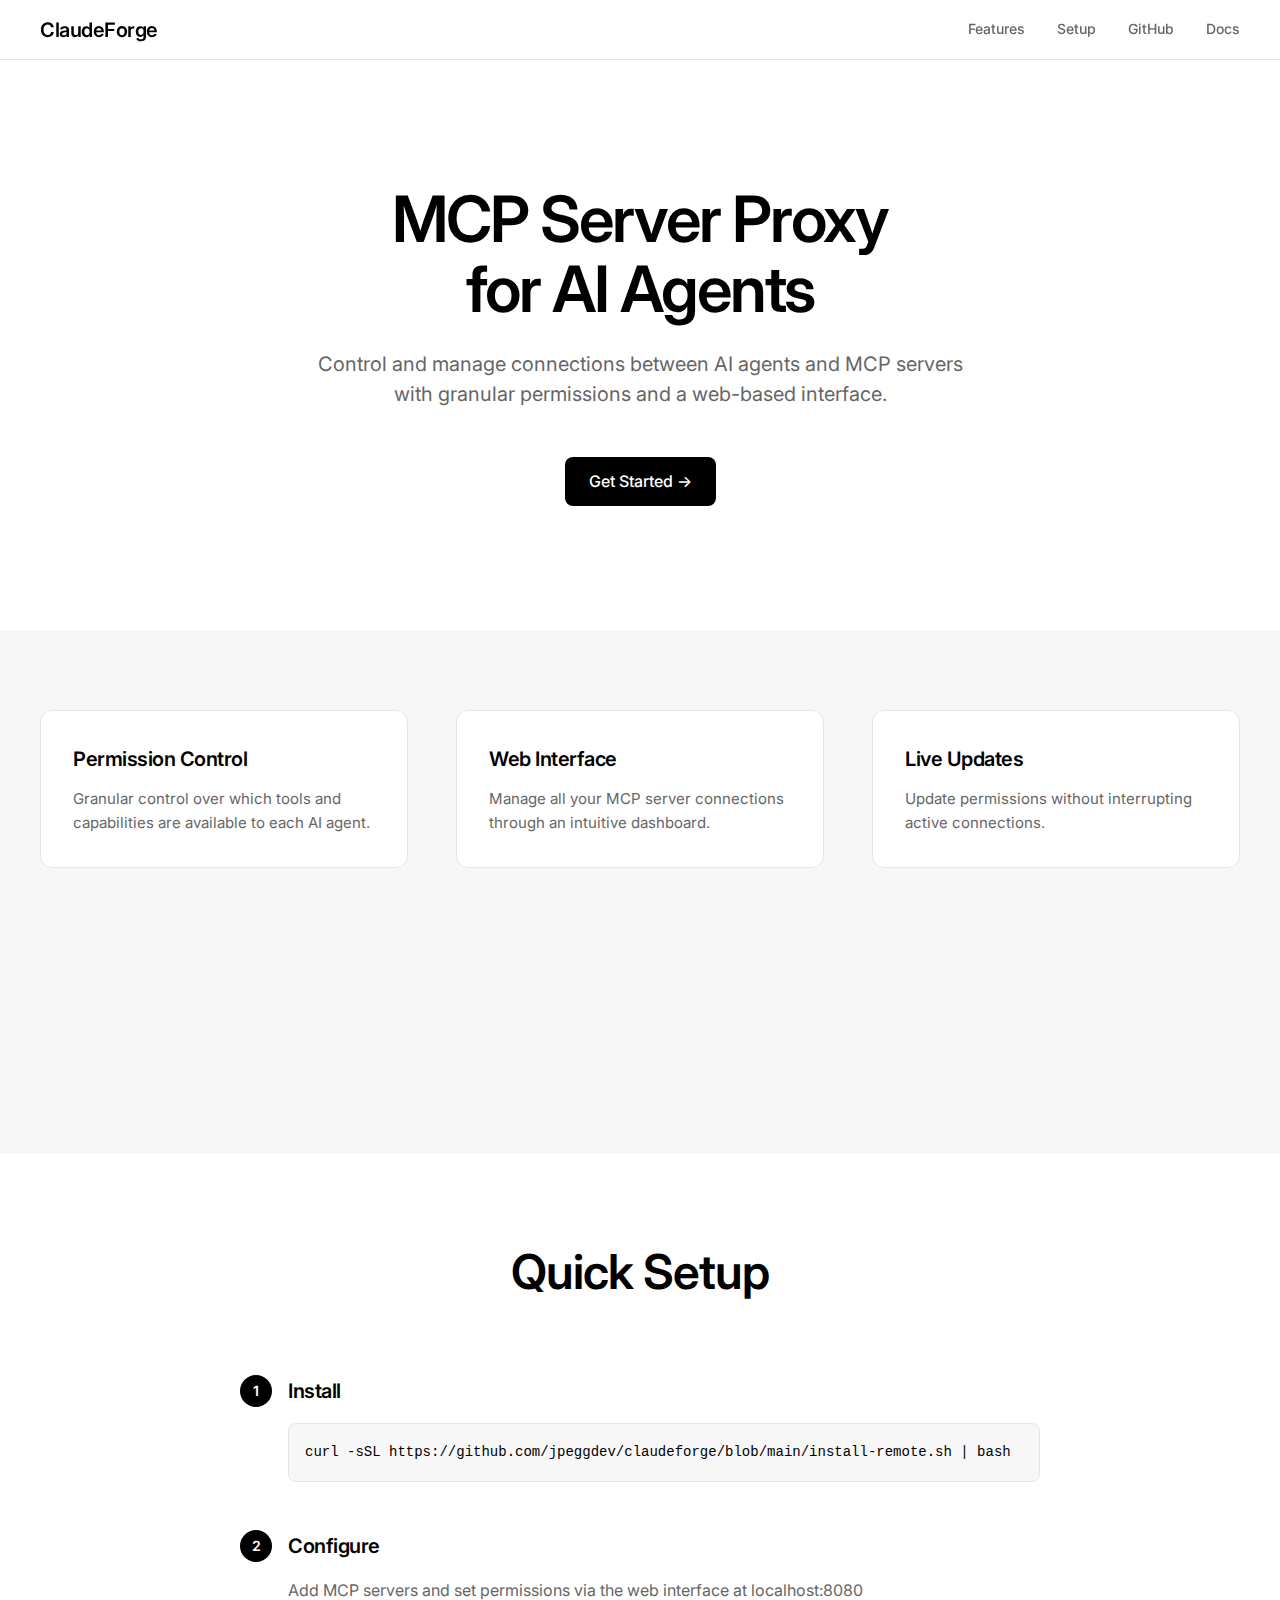
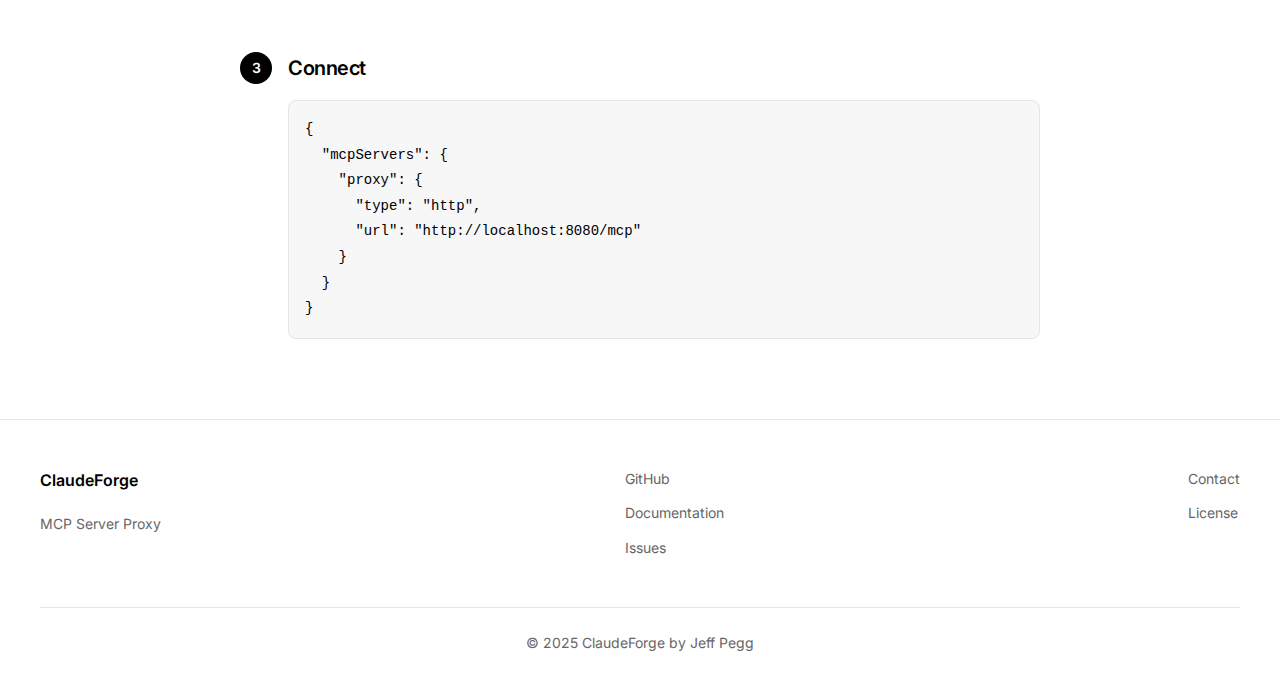
<file: index.html>
<!DOCTYPE html>
<html lang="en">
<head>
    <meta charset="UTF-8">
    <meta name="viewport" content="width=device-width, initial-scale=1.0">
    <title>ClaudeForge - MCP Server Proxy</title>
    <meta name="description" content="Secure MCP server proxy with web-based management. Control tool permissions between AI agents and MCP servers.">
    <link rel="stylesheet" href="styles.css">
    <link rel="preconnect" href="https://fonts.googleapis.com">
    <link rel="preconnect" href="https://fonts.gstatic.com" crossorigin>
    <link href="https://fonts.googleapis.com/css2?family=Inter:wght@400;500;600;700&display=swap" rel="stylesheet">
</head>
<body>
    <!-- Navigation -->
    <nav class="navbar">
        <div class="nav-container">
            <a href="/" class="logo">ClaudeForge</a>
            <div class="nav-links">
                <a href="#features">Features</a>
                <a href="#how-it-works">Setup</a>
                <a href="https://github.com/jpeggdev/claudeforge">GitHub</a>
                <a href="/docs.html">Docs</a>
            </div>
        </div>
    </nav>

    <!-- Hero Section -->
    <section class="hero">
        <div class="hero-container">
            <h1 class="hero-title">
                MCP Server Proxy<br>for AI Agents
            </h1>
            <p class="hero-subtitle">
                Control and manage connections between AI agents and MCP servers<br>
                with granular permissions and a web-based interface.
            </p>
            <div class="hero-actions">
                <a href="https://github.com/jpeggdev/claudeforge" class="btn-primary">Get Started →</a>
            </div>
        </div>
    </section>

    <!-- Features Section -->
    <section id="features" class="features">
        <div class="section-container">
            <div class="features-grid">
                <div class="feature-card">
                    <h3>Permission Control</h3>
                    <p>Granular control over which tools and capabilities are available to each AI agent.</p>
                </div>
                <div class="feature-card">
                    <h3>Web Interface</h3>
                    <p>Manage all your MCP server connections through an intuitive dashboard.</p>
                </div>
                <div class="feature-card">
                    <h3>Live Updates</h3>
                    <p>Update permissions without interrupting active connections.</p>
                </div>
                <div class="feature-card">
                    <h3>Multi-Server</h3>
                    <p>Connect to multiple MCP servers with unified management.</p>
                </div>
                <div class="feature-card">
                    <h3>Monitoring</h3>
                    <p>Real-time metrics and comprehensive logging for debugging.</p>
                </div>
                <div class="feature-card">
                    <h3>High Performance</h3>
                    <p>Minimal latency with efficient request routing.</p>
                </div>
            </div>
        </div>
    </section>

    <!-- How It Works -->
    <section id="how-it-works" class="setup">
        <div class="section-container">
            <h2>Quick Setup</h2>
            <div class="setup-steps">
                <div class="setup-step">
                    <div class="step-header">
                        <span class="step-number">1</span>
                        <h3>Install</h3>
                    </div>
                    <pre><code>curl -sSL https://github.com/jpeggdev/claudeforge/blob/main/install-remote.sh | bash</code></pre>
                </div>
                <div class="setup-step">
                    <div class="step-header">
                        <span class="step-number">2</span>
                        <h3>Configure</h3>
                    </div>
                    <p>Add MCP servers and set permissions via the web interface at localhost:8080</p>
                </div>
                <div class="setup-step">
                    <div class="step-header">
                        <span class="step-number">3</span>
                        <h3>Connect</h3>
                    </div>
                    <pre><code>{
  "mcpServers": {
    "proxy": {
      "type": "http",
      "url": "http://localhost:8080/mcp"
    }
  }
}</code></pre>
                </div>
            </div>
        </div>
    </section>



    <!-- Footer -->
    <footer class="footer">
        <div class="footer-container">
            <div class="footer-content">
                <div class="footer-section">
                    <h4>ClaudeForge</h4>
                    <p>MCP Server Proxy</p>
                </div>
                <div class="footer-section">
                    <a href="https://github.com/jpeggdev/claudeforge">GitHub</a>
                    <a href="/docs.html">Documentation</a>
                    <a href="https://github.com/jpeggdev/claudeforge/issues">Issues</a>
                </div>
                <div class="footer-section">
                    <a href="mailto:jpeggdev@gmail.com">Contact</a>
                    <a href="https://github.com/jpeggdev/claudeforge/blob/main/LICENSE">License</a>
                </div>
            </div>
            <div class="footer-bottom">
                <p>© 2025 ClaudeForge by Jeff Pegg</p>
            </div>
        </div>
    </footer>

    <script src="script.js"></script>
</body>
</html>
</file>
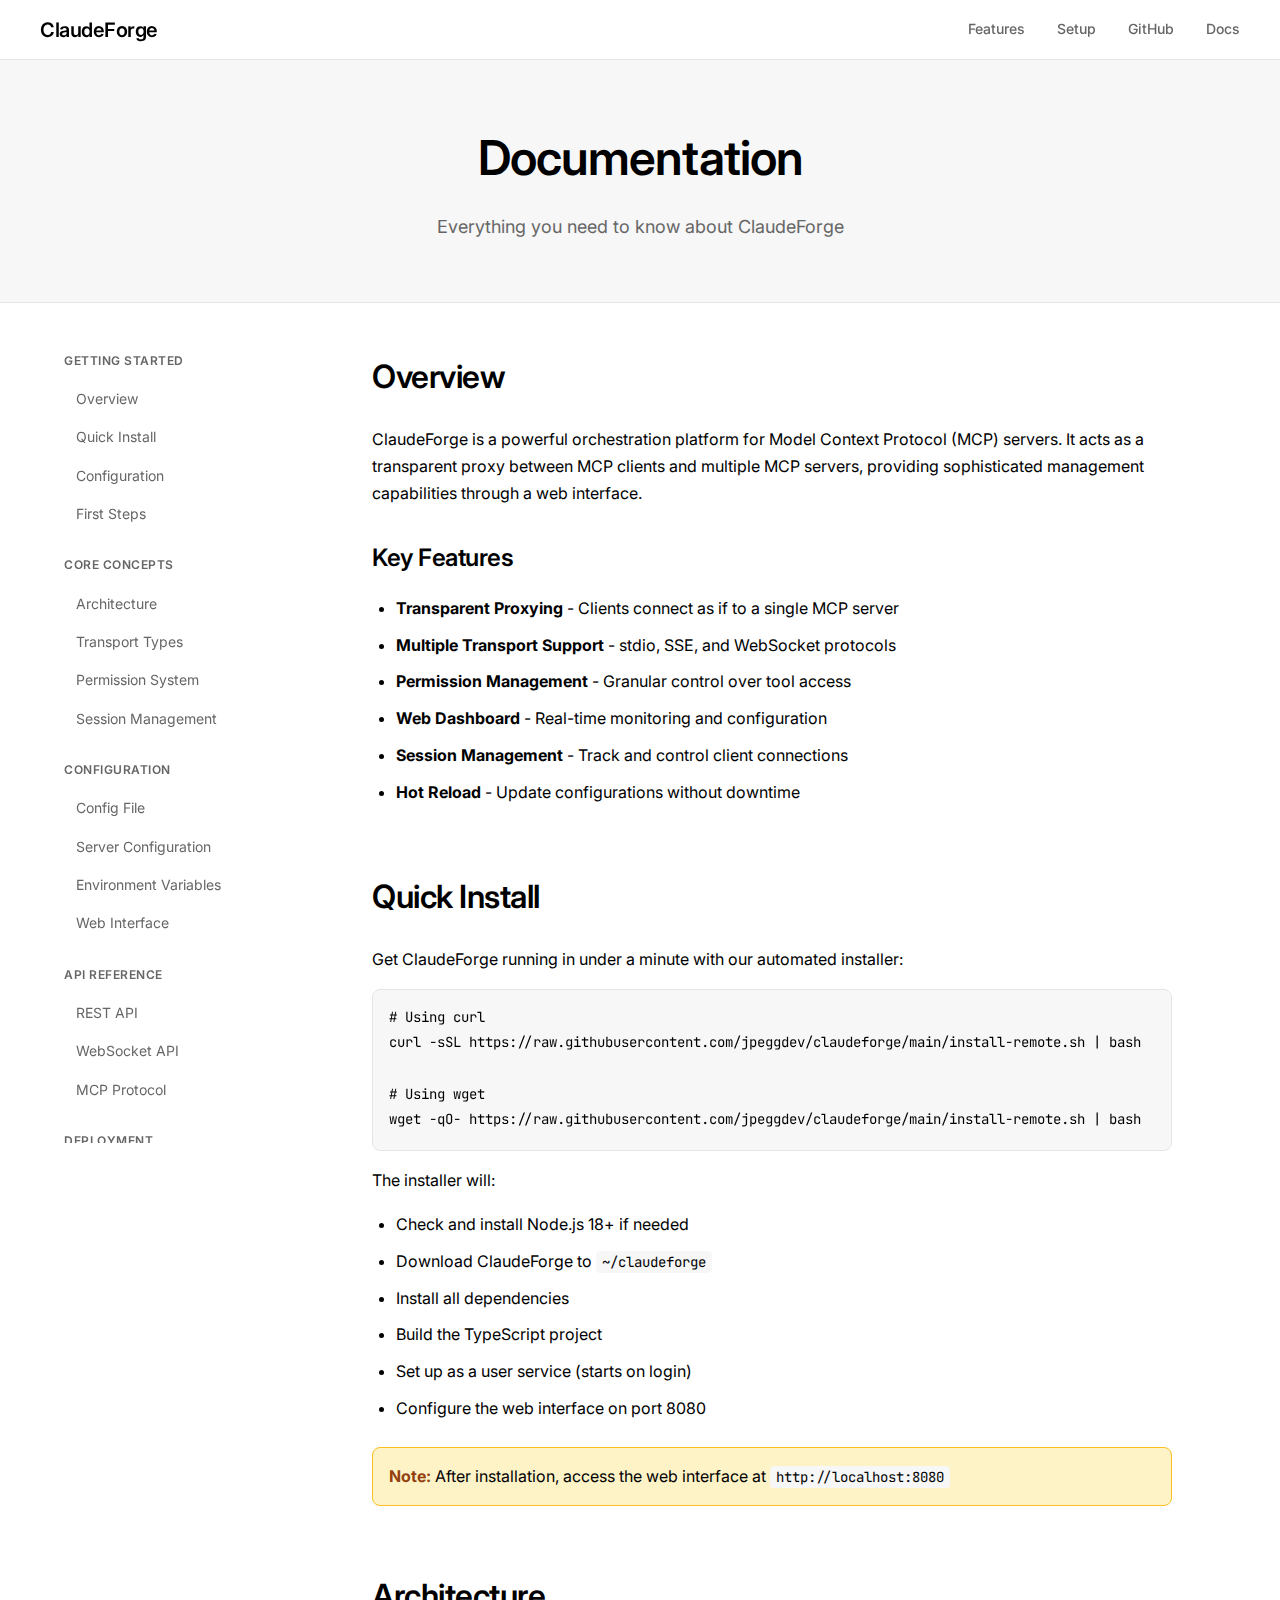
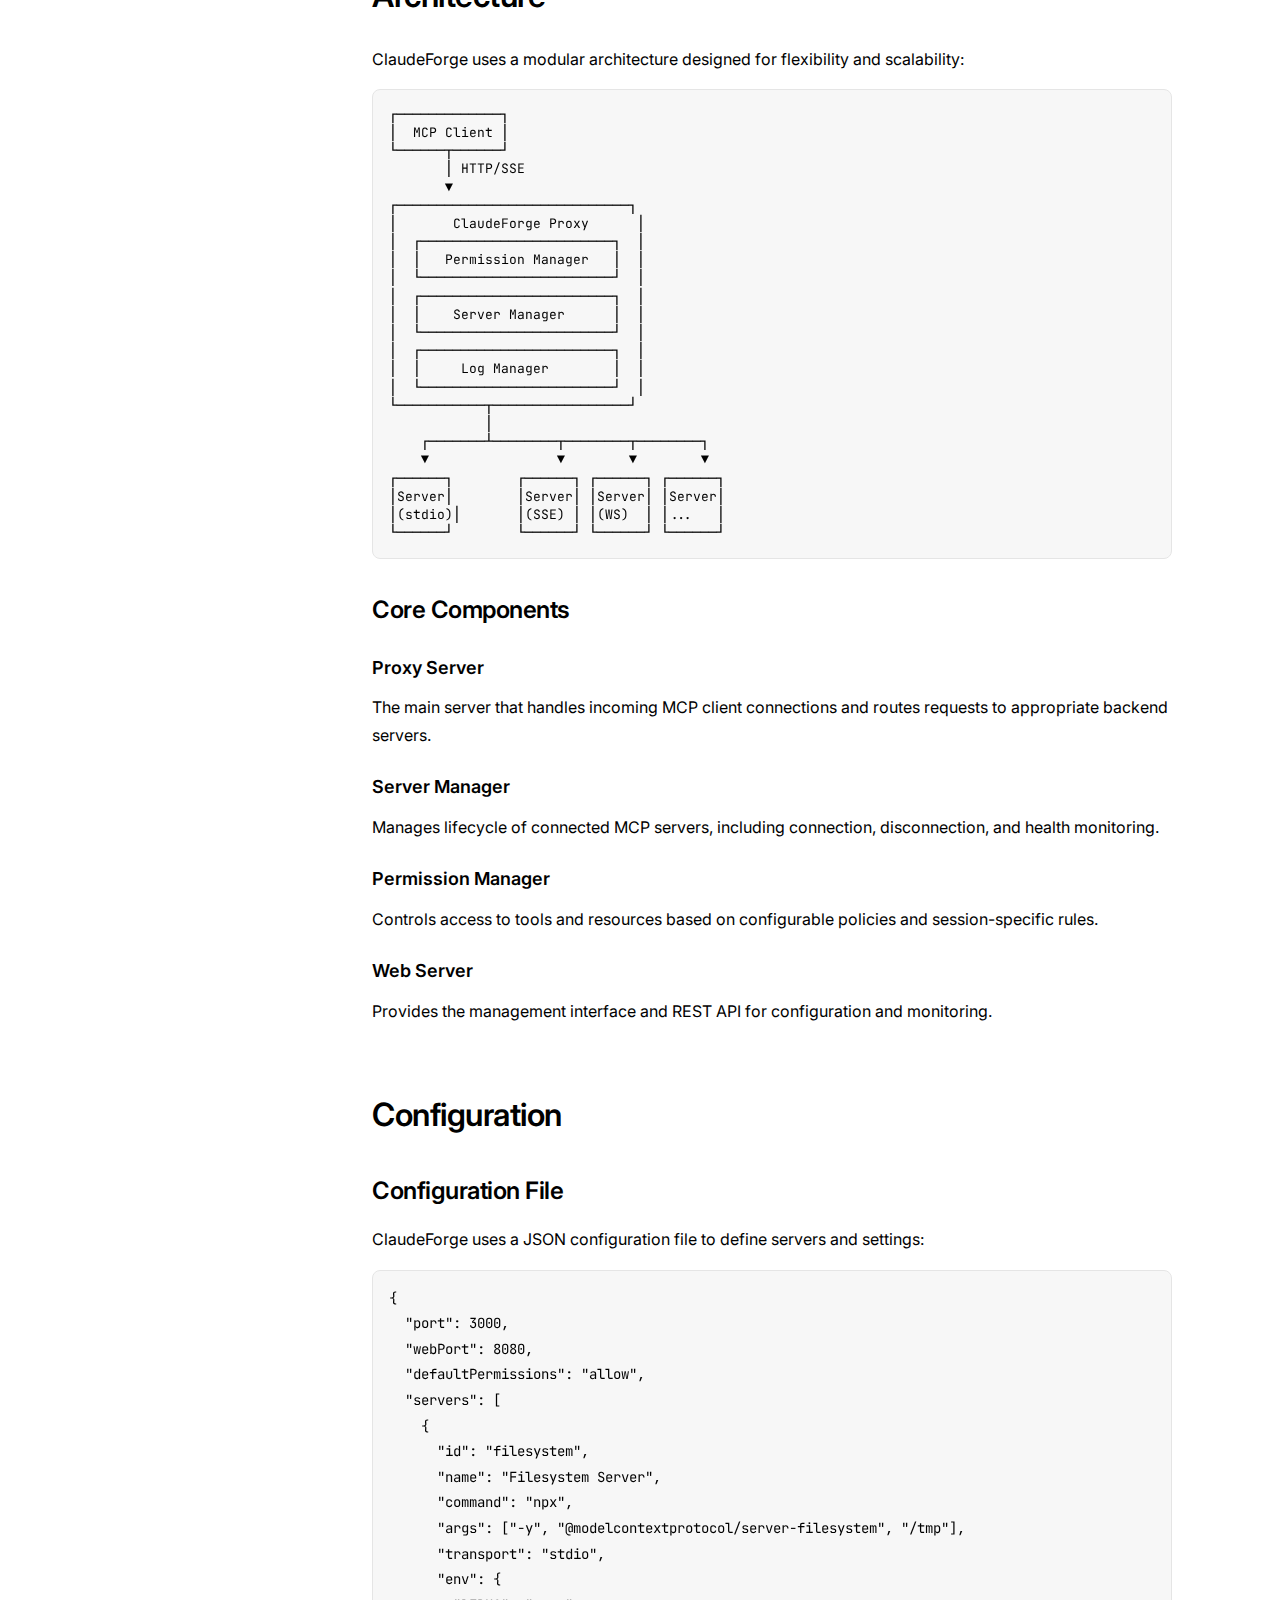
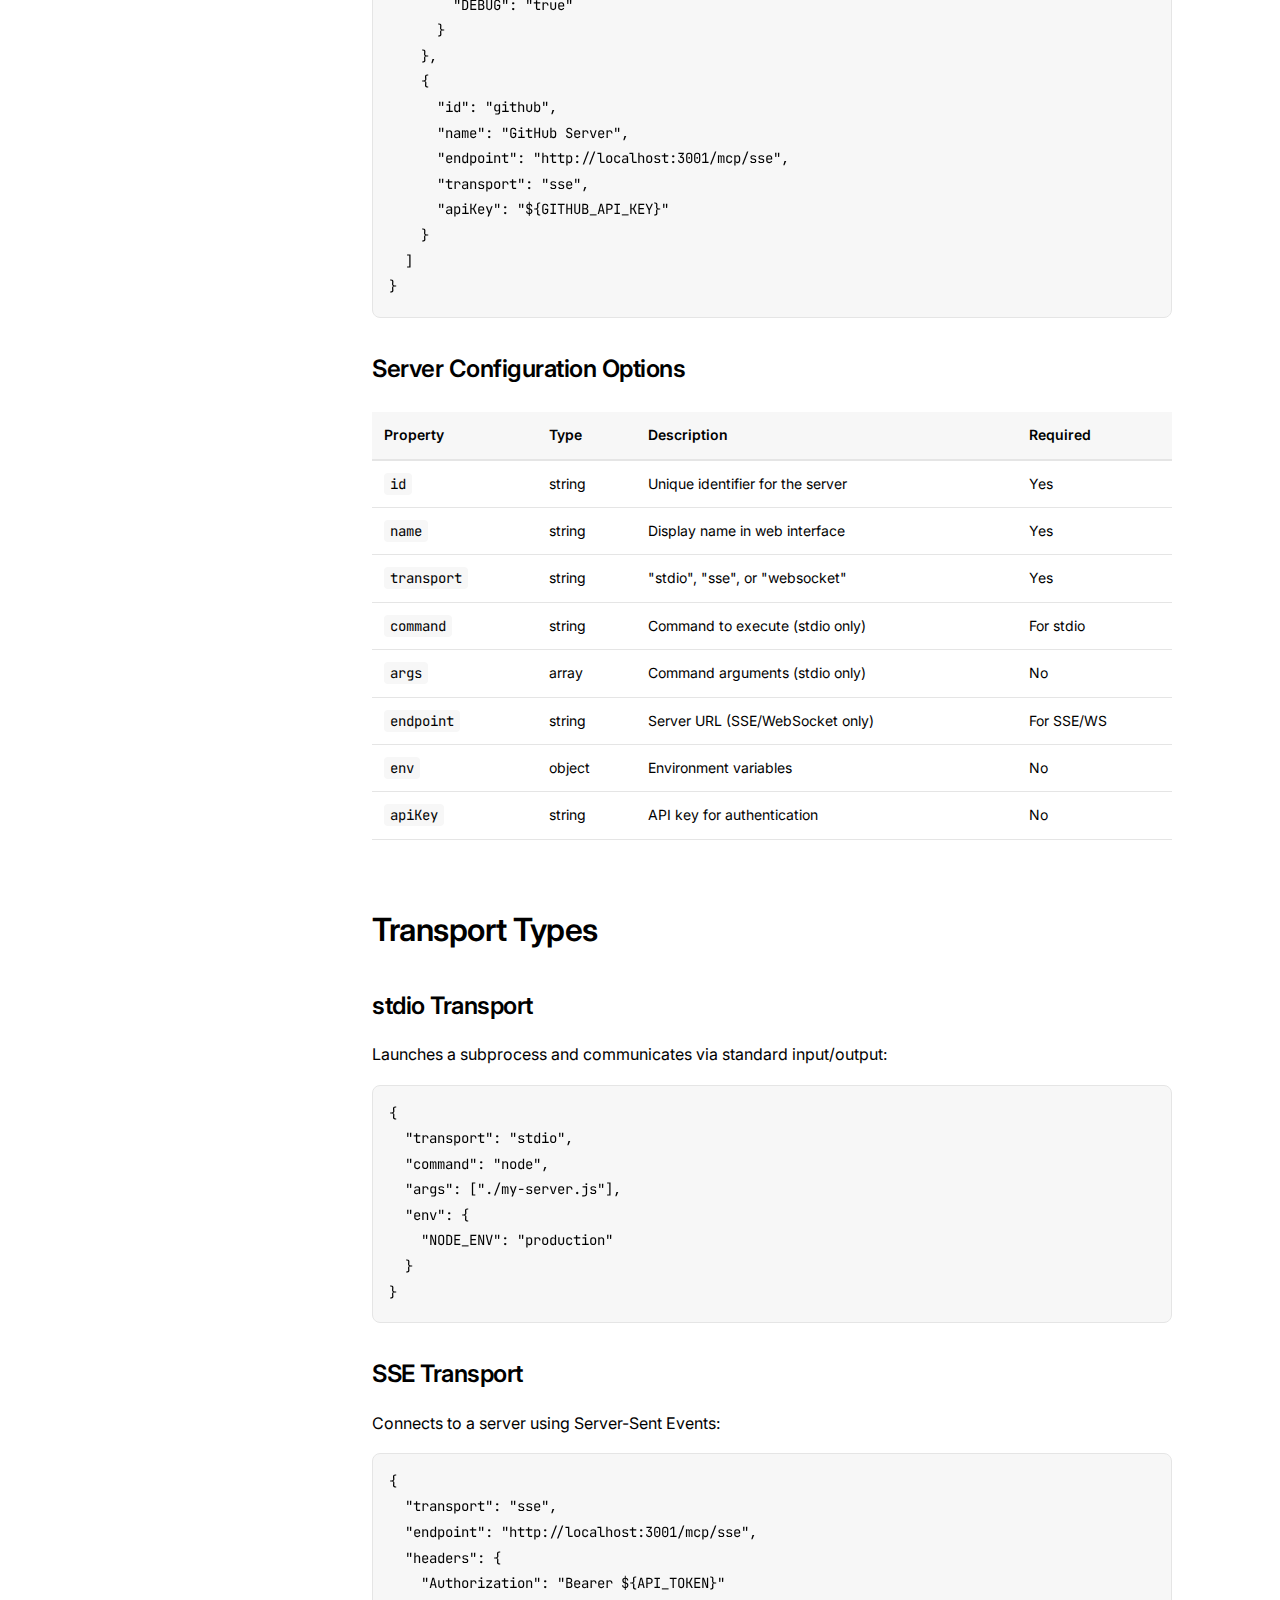
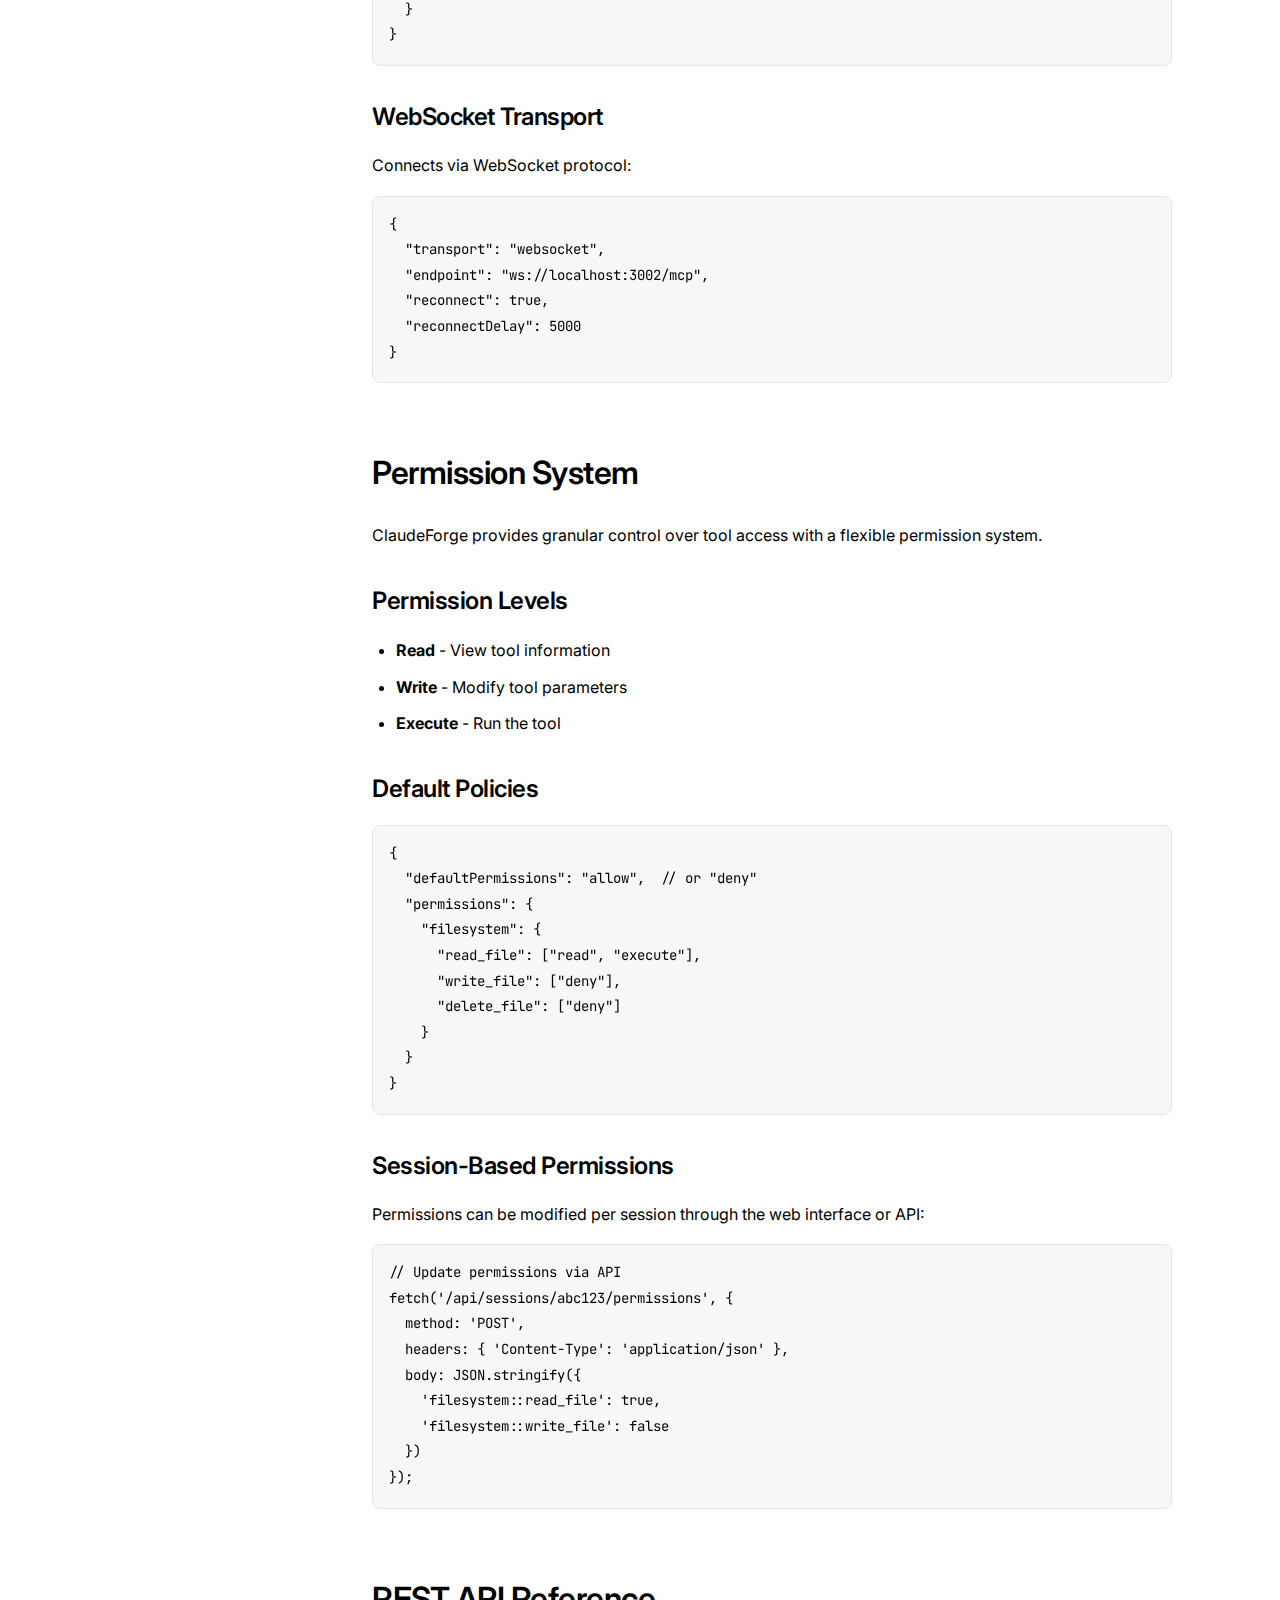
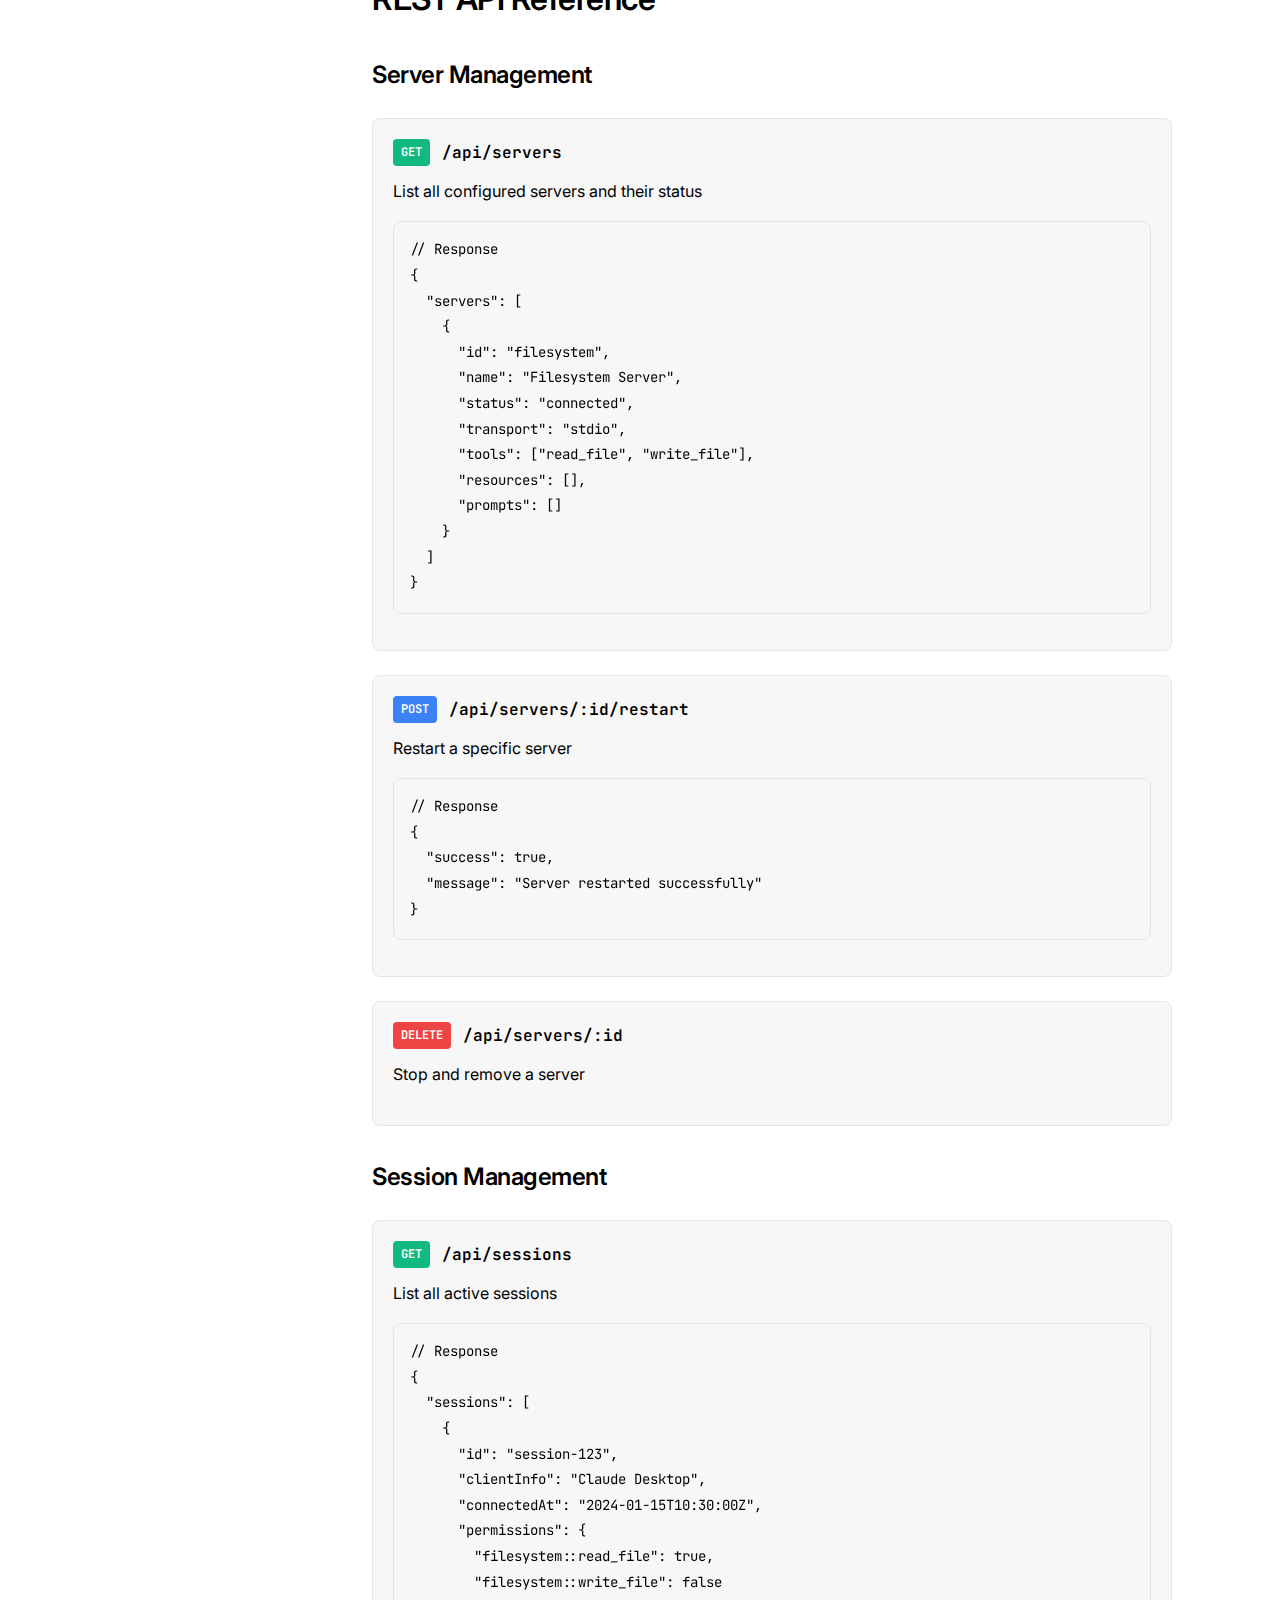
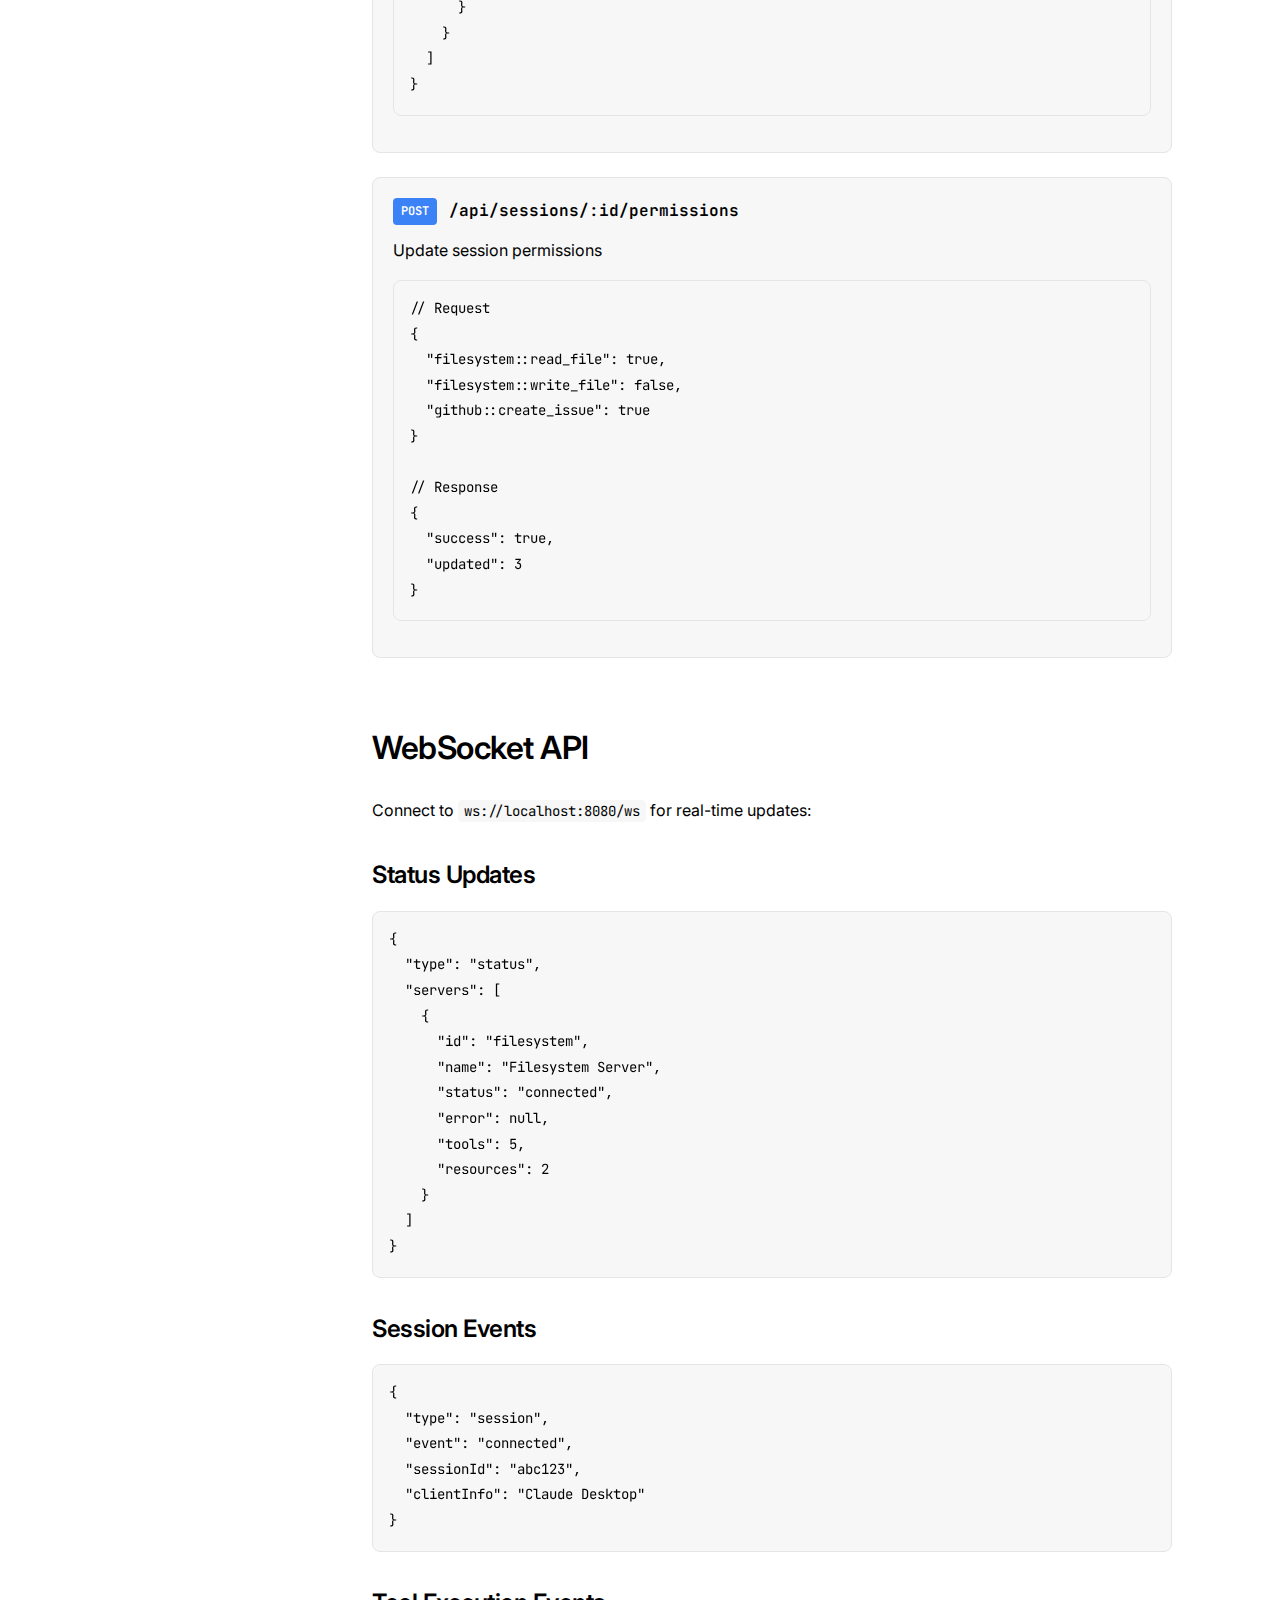
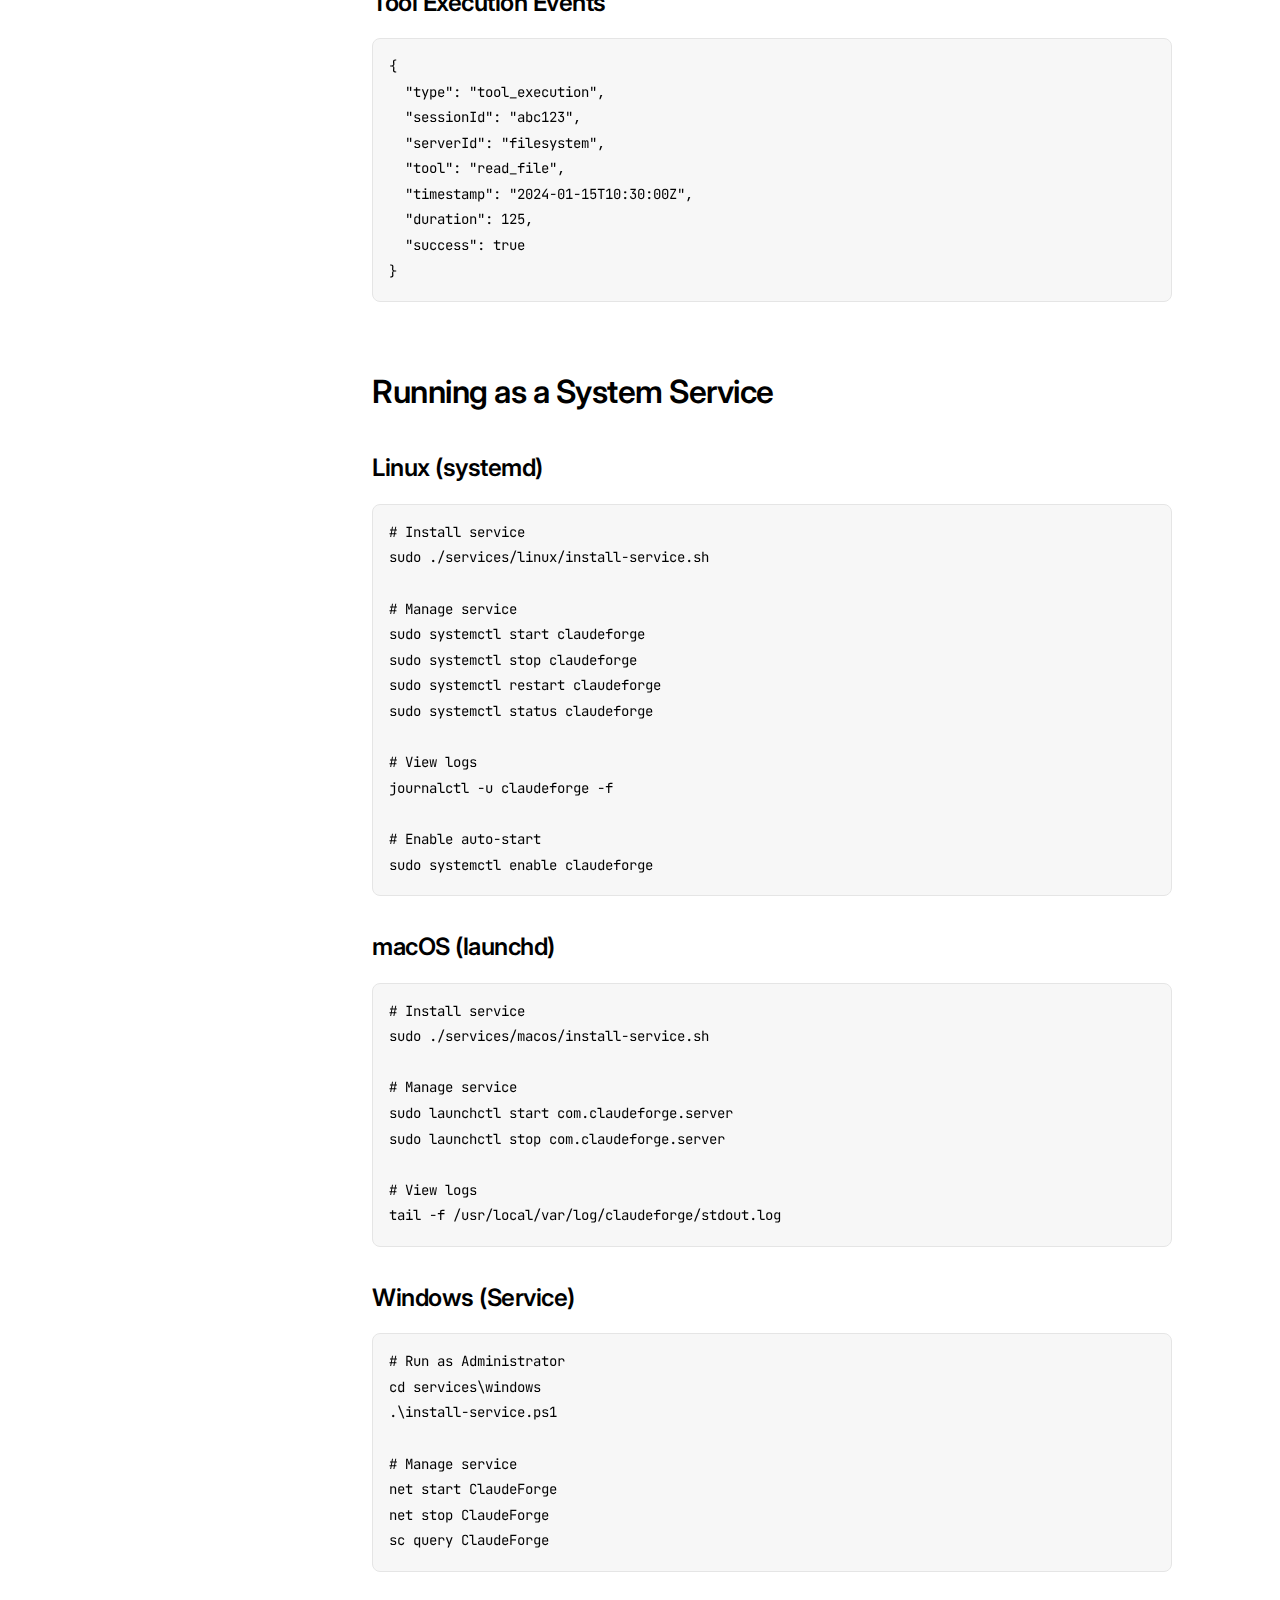
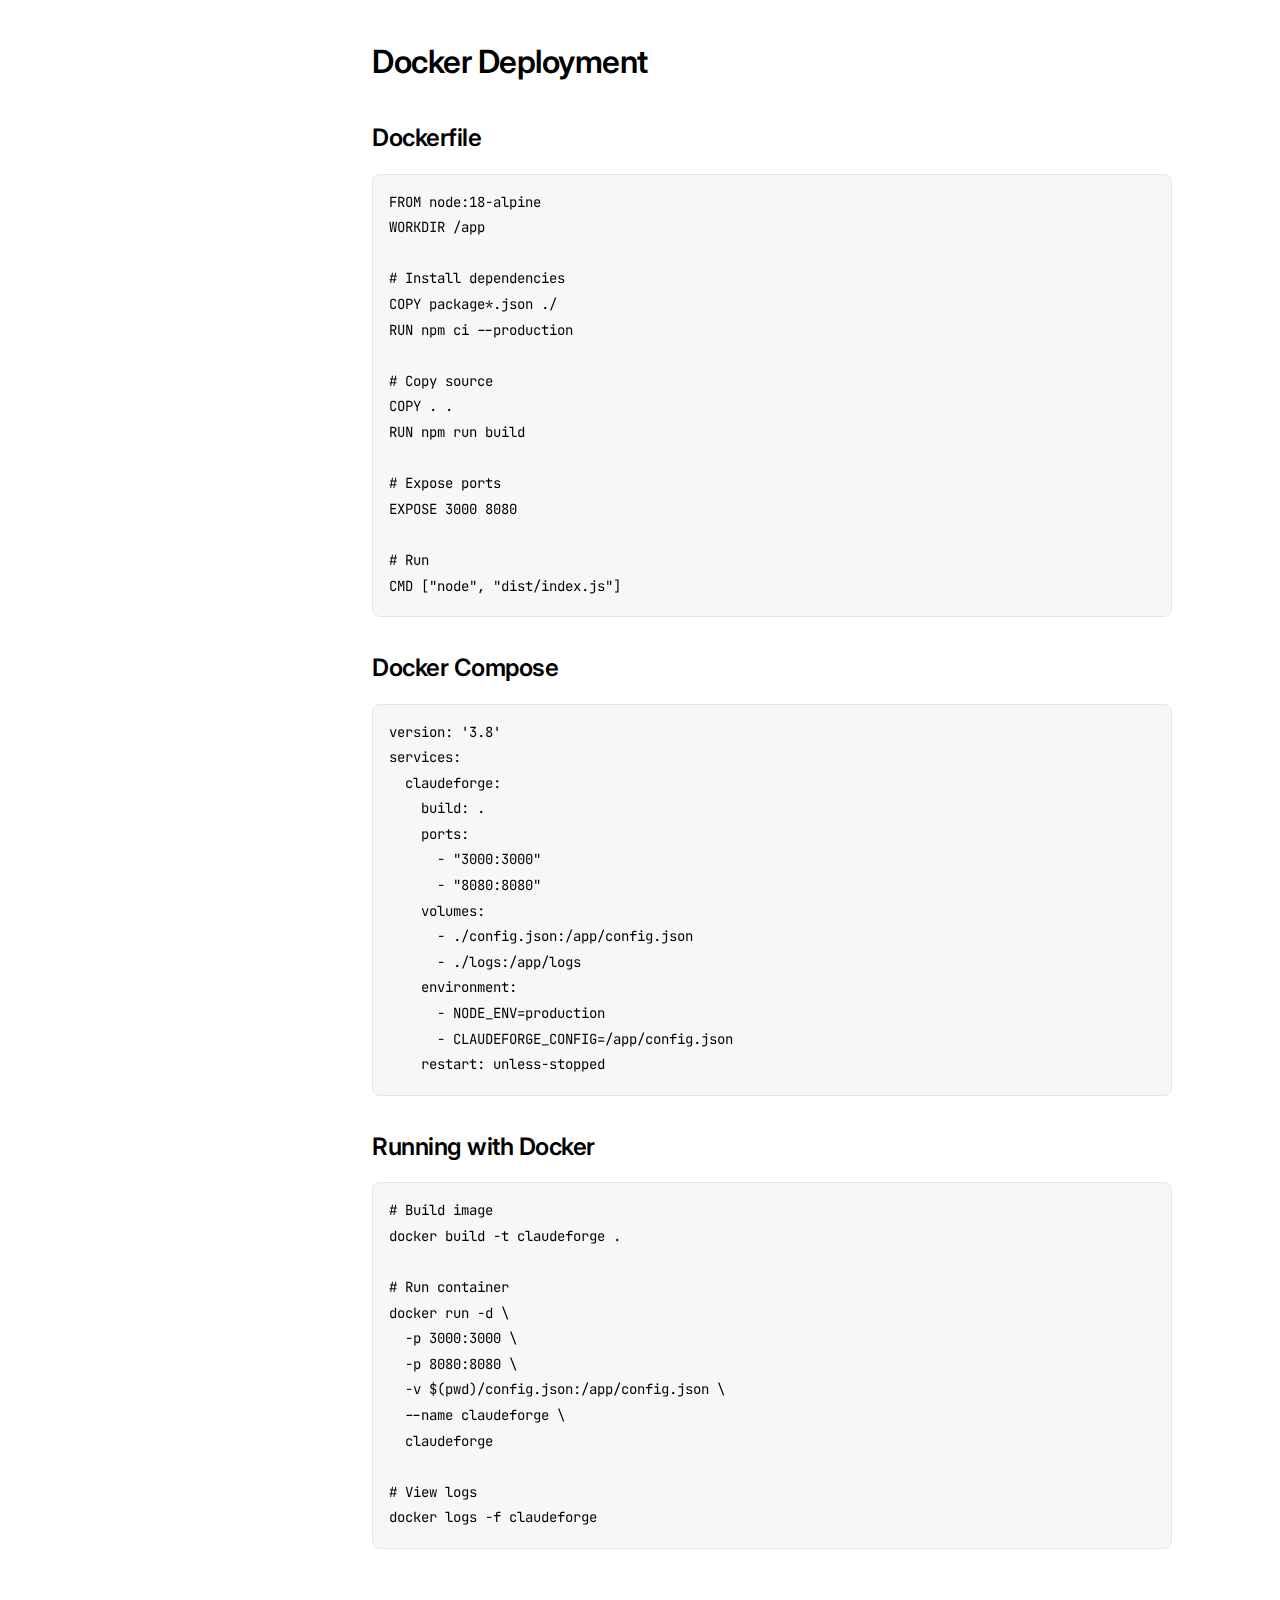
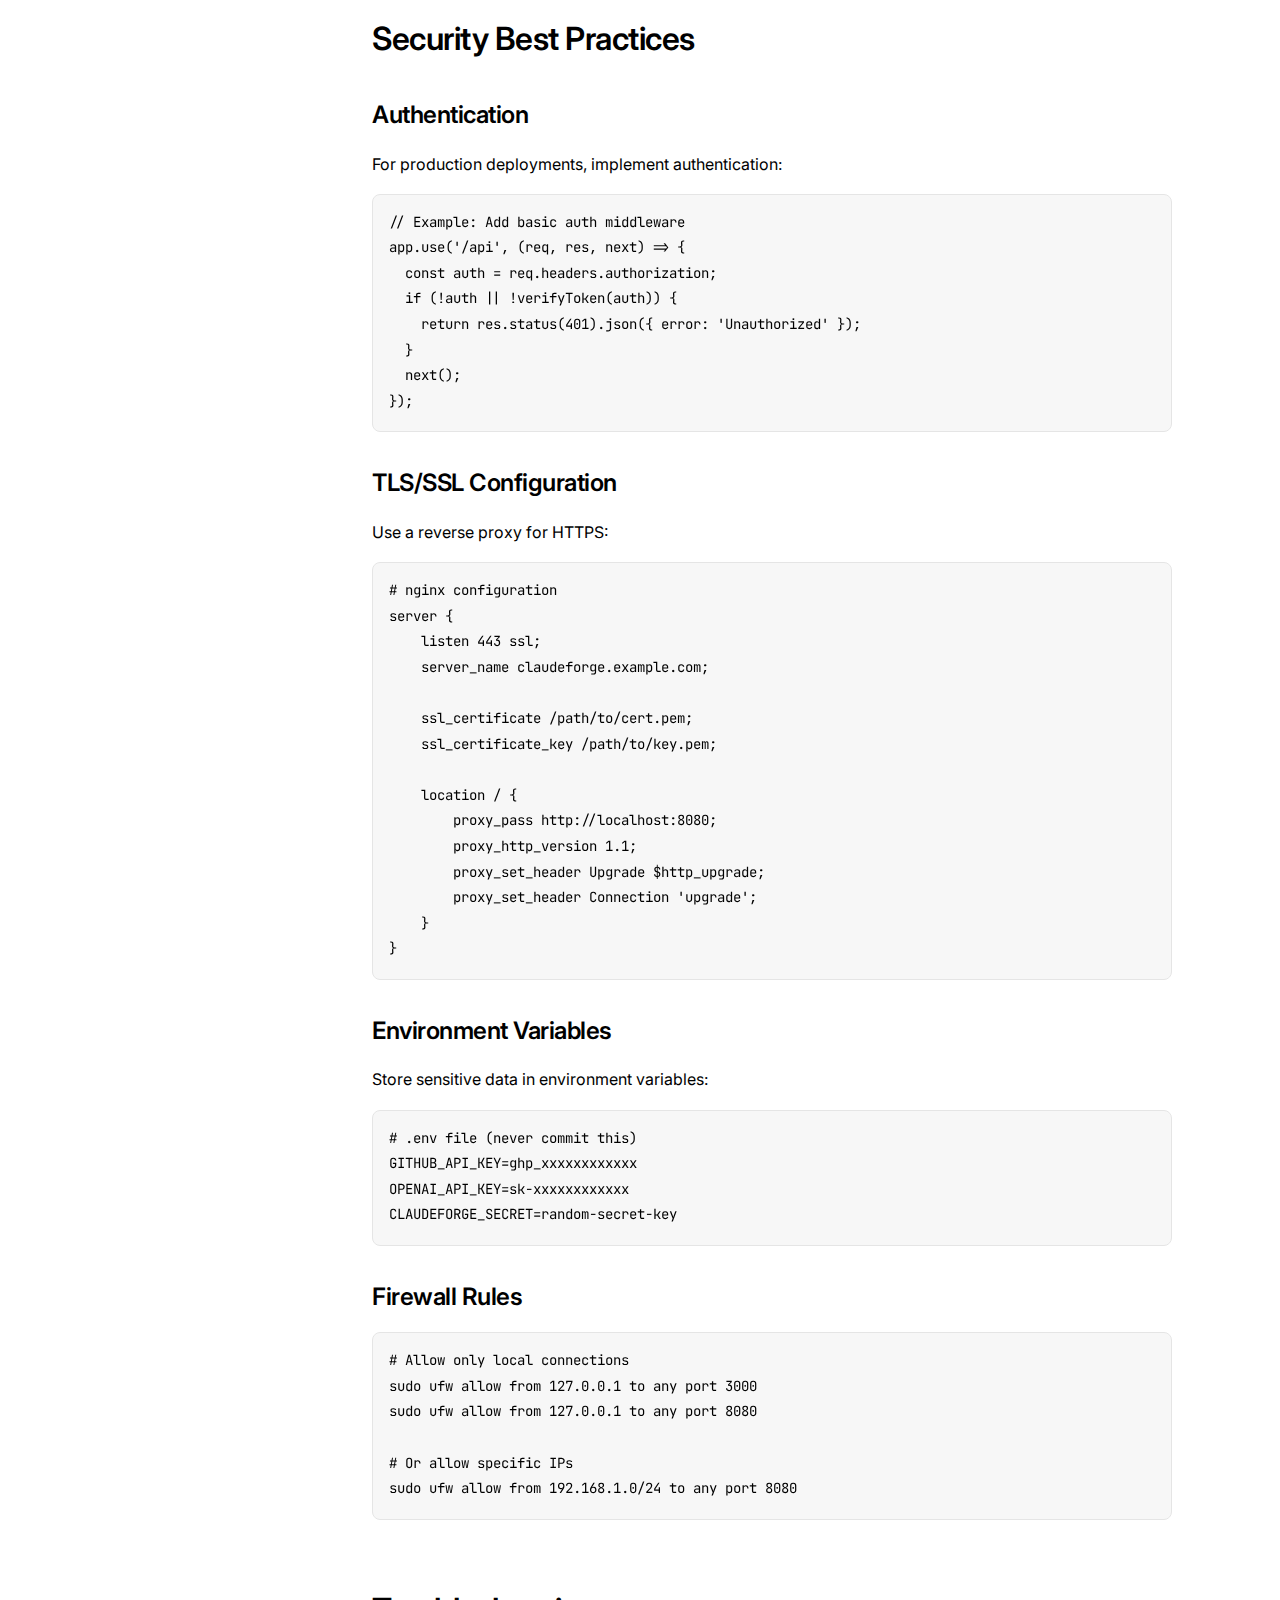
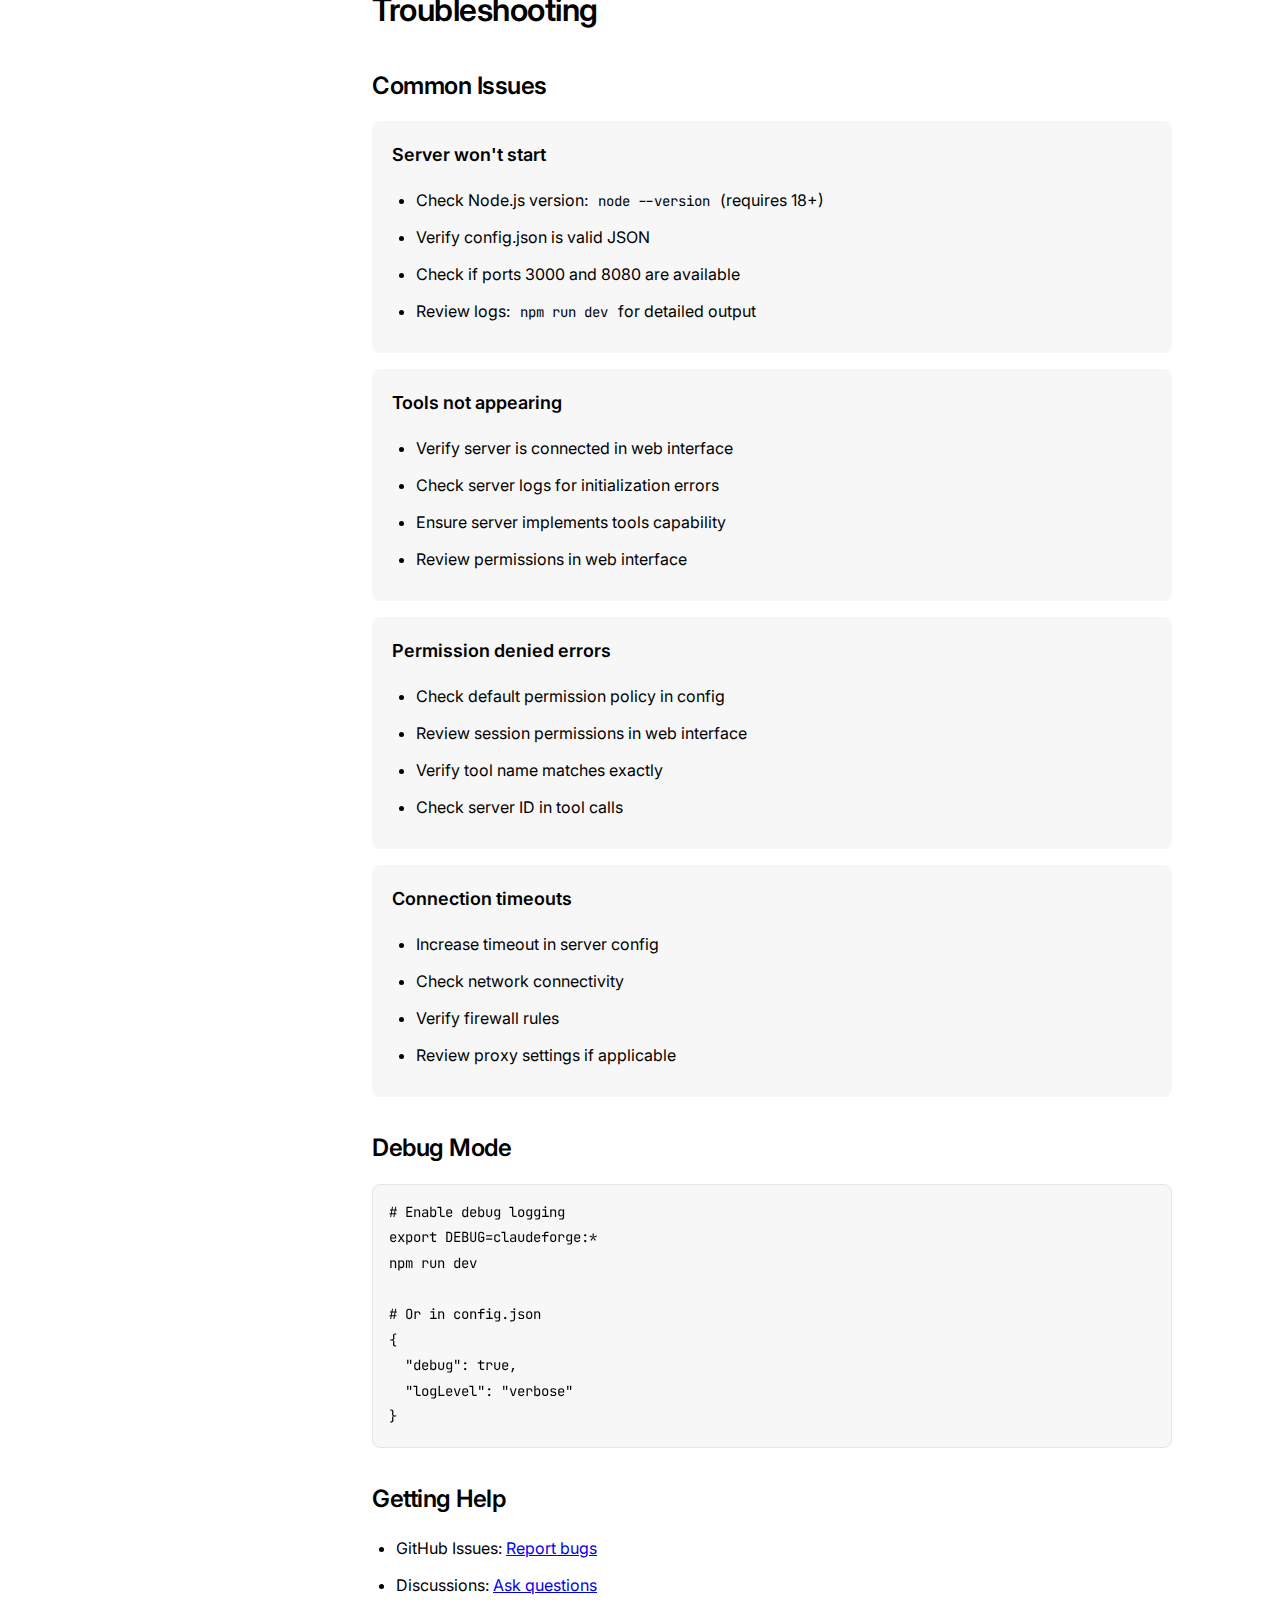
<file: docs.html>
<!DOCTYPE html>
<html lang="en">
<head>
    <meta charset="UTF-8">
    <meta name="viewport" content="width=device-width, initial-scale=1.0">
    <title>Documentation - ClaudeForge</title>
    <meta name="description" content="Complete documentation for ClaudeForge MCP Server Proxy">
    <link rel="stylesheet" href="styles.css">
    <link rel="stylesheet" href="docs-styles.css">
    <link rel="preconnect" href="https://fonts.googleapis.com">
    <link rel="preconnect" href="https://fonts.gstatic.com" crossorigin>
    <link href="https://fonts.googleapis.com/css2?family=Inter:wght@400;500;600;700&family=JetBrains+Mono:wght@400;500&display=swap" rel="stylesheet">
</head>
<body>
    <!-- Navigation -->
    <nav class="navbar">
        <div class="nav-container">
            <a href="/" class="logo">ClaudeForge</a>
            <div class="nav-links">
                <a href="/#features">Features</a>
                <a href="/#how-it-works">Setup</a>
                <a href="https://github.com/jpeggdev/claudeforge">GitHub</a>
                <a href="/docs.html" class="active">Docs</a>
            </div>
        </div>
    </nav>

    <!-- Documentation Hero -->
    <section class="docs-hero">
        <div class="docs-hero-container">
            <h1>Documentation</h1>
            <p>Everything you need to know about ClaudeForge</p>
        </div>
    </section>

    <!-- Documentation Content -->
    <div class="docs-container">
        <aside class="docs-sidebar">
            <nav class="docs-nav">
                <h3>Getting Started</h3>
                <ul>
                    <li><a href="#overview">Overview</a></li>
                    <li><a href="#quick-install">Quick Install</a></li>
                    <li><a href="#configuration">Configuration</a></li>
                    <li><a href="#first-steps">First Steps</a></li>
                </ul>
                
                <h3>Core Concepts</h3>
                <ul>
                    <li><a href="#architecture">Architecture</a></li>
                    <li><a href="#transport-types">Transport Types</a></li>
                    <li><a href="#permissions">Permission System</a></li>
                    <li><a href="#session-management">Session Management</a></li>
                </ul>
                
                <h3>Configuration</h3>
                <ul>
                    <li><a href="#config-file">Config File</a></li>
                    <li><a href="#server-config">Server Configuration</a></li>
                    <li><a href="#environment-vars">Environment Variables</a></li>
                    <li><a href="#web-interface">Web Interface</a></li>
                </ul>
                
                <h3>API Reference</h3>
                <ul>
                    <li><a href="#rest-api">REST API</a></li>
                    <li><a href="#websocket-api">WebSocket API</a></li>
                    <li><a href="#mcp-protocol">MCP Protocol</a></li>
                </ul>
                
                <h3>Deployment</h3>
                <ul>
                    <li><a href="#system-services">System Services</a></li>
                    <li><a href="#docker">Docker</a></li>
                    <li><a href="#production">Production Setup</a></li>
                    <li><a href="#security">Security</a></li>
                </ul>
                
                <h3>Advanced</h3>
                <ul>
                    <li><a href="#custom-servers">Custom Servers</a></li>
                    <li><a href="#monitoring">Monitoring</a></li>
                    <li><a href="#troubleshooting">Troubleshooting</a></li>
                </ul>
            </nav>
        </aside>

        <main class="docs-content">
            <!-- Overview -->
            <section id="overview" class="docs-section">
                <h2>Overview</h2>
                <p>ClaudeForge is a powerful orchestration platform for Model Context Protocol (MCP) servers. It acts as a transparent proxy between MCP clients and multiple MCP servers, providing sophisticated management capabilities through a web interface.</p>
                
                <h3>Key Features</h3>
                <ul>
                    <li><strong>Transparent Proxying</strong> - Clients connect as if to a single MCP server</li>
                    <li><strong>Multiple Transport Support</strong> - stdio, SSE, and WebSocket protocols</li>
                    <li><strong>Permission Management</strong> - Granular control over tool access</li>
                    <li><strong>Web Dashboard</strong> - Real-time monitoring and configuration</li>
                    <li><strong>Session Management</strong> - Track and control client connections</li>
                    <li><strong>Hot Reload</strong> - Update configurations without downtime</li>
                </ul>
            </section>

            <!-- Quick Install -->
            <section id="quick-install" class="docs-section">
                <h2>Quick Install</h2>
                <p>Get ClaudeForge running in under a minute with our automated installer:</p>
                
                <pre><code class="language-bash"># Using curl
curl -sSL https://raw.githubusercontent.com/jpeggdev/claudeforge/main/install-remote.sh | bash

# Using wget
wget -qO- https://raw.githubusercontent.com/jpeggdev/claudeforge/main/install-remote.sh | bash</code></pre>
                
                <p>The installer will:</p>
                <ul>
                    <li>Check and install Node.js 18+ if needed</li>
                    <li>Download ClaudeForge to <code>~/claudeforge</code></li>
                    <li>Install all dependencies</li>
                    <li>Build the TypeScript project</li>
                    <li>Set up as a user service (starts on login)</li>
                    <li>Configure the web interface on port 8080</li>
                </ul>
                
                <div class="docs-note">
                    <strong>Note:</strong> After installation, access the web interface at <code>http://localhost:8080</code>
                </div>
            </section>

            <!-- Architecture -->
            <section id="architecture" class="docs-section">
                <h2>Architecture</h2>
                <p>ClaudeForge uses a modular architecture designed for flexibility and scalability:</p>
                
                <pre class="architecture-diagram">┌─────────────┐
│  MCP Client │
└──────┬──────┘
       │ HTTP/SSE
       ▼
┌─────────────────────────────┐
│       ClaudeForge Proxy      │
│  ┌────────────────────────┐  │
│  │   Permission Manager   │  │
│  └────────────────────────┘  │
│  ┌────────────────────────┐  │
│  │    Server Manager      │  │
│  └────────────────────────┘  │
│  ┌────────────────────────┐  │
│  │     Log Manager        │  │
│  └────────────────────────┘  │
└───────────┬─────────────────┘
            │
    ┌───────┴────────┬────────┬────────┐
    ▼                ▼        ▼        ▼
┌──────┐        ┌──────┐ ┌──────┐ ┌──────┐
│Server│        │Server│ │Server│ │Server│
│(stdio)│       │(SSE) │ │(WS)  │ │...   │
└──────┘        └──────┘ └──────┘ └──────┘</pre>

                <h3>Core Components</h3>
                
                <h4>Proxy Server</h4>
                <p>The main server that handles incoming MCP client connections and routes requests to appropriate backend servers.</p>
                
                <h4>Server Manager</h4>
                <p>Manages lifecycle of connected MCP servers, including connection, disconnection, and health monitoring.</p>
                
                <h4>Permission Manager</h4>
                <p>Controls access to tools and resources based on configurable policies and session-specific rules.</p>
                
                <h4>Web Server</h4>
                <p>Provides the management interface and REST API for configuration and monitoring.</p>
            </section>

            <!-- Configuration -->
            <section id="configuration" class="docs-section">
                <h2>Configuration</h2>
                
                <h3 id="config-file">Configuration File</h3>
                <p>ClaudeForge uses a JSON configuration file to define servers and settings:</p>
                
                <pre><code class="language-json">{
  "port": 3000,
  "webPort": 8080,
  "defaultPermissions": "allow",
  "servers": [
    {
      "id": "filesystem",
      "name": "Filesystem Server",
      "command": "npx",
      "args": ["-y", "@modelcontextprotocol/server-filesystem", "/tmp"],
      "transport": "stdio",
      "env": {
        "DEBUG": "true"
      }
    },
    {
      "id": "github",
      "name": "GitHub Server",
      "endpoint": "http://localhost:3001/mcp/sse",
      "transport": "sse",
      "apiKey": "${GITHUB_API_KEY}"
    }
  ]
}</code></pre>

                <h3>Server Configuration Options</h3>
                <table class="docs-table">
                    <thead>
                        <tr>
                            <th>Property</th>
                            <th>Type</th>
                            <th>Description</th>
                            <th>Required</th>
                        </tr>
                    </thead>
                    <tbody>
                        <tr>
                            <td><code>id</code></td>
                            <td>string</td>
                            <td>Unique identifier for the server</td>
                            <td>Yes</td>
                        </tr>
                        <tr>
                            <td><code>name</code></td>
                            <td>string</td>
                            <td>Display name in web interface</td>
                            <td>Yes</td>
                        </tr>
                        <tr>
                            <td><code>transport</code></td>
                            <td>string</td>
                            <td>"stdio", "sse", or "websocket"</td>
                            <td>Yes</td>
                        </tr>
                        <tr>
                            <td><code>command</code></td>
                            <td>string</td>
                            <td>Command to execute (stdio only)</td>
                            <td>For stdio</td>
                        </tr>
                        <tr>
                            <td><code>args</code></td>
                            <td>array</td>
                            <td>Command arguments (stdio only)</td>
                            <td>No</td>
                        </tr>
                        <tr>
                            <td><code>endpoint</code></td>
                            <td>string</td>
                            <td>Server URL (SSE/WebSocket only)</td>
                            <td>For SSE/WS</td>
                        </tr>
                        <tr>
                            <td><code>env</code></td>
                            <td>object</td>
                            <td>Environment variables</td>
                            <td>No</td>
                        </tr>
                        <tr>
                            <td><code>apiKey</code></td>
                            <td>string</td>
                            <td>API key for authentication</td>
                            <td>No</td>
                        </tr>
                    </tbody>
                </table>
            </section>

            <!-- Transport Types -->
            <section id="transport-types" class="docs-section">
                <h2>Transport Types</h2>
                
                <h3>stdio Transport</h3>
                <p>Launches a subprocess and communicates via standard input/output:</p>
                <pre><code class="language-json">{
  "transport": "stdio",
  "command": "node",
  "args": ["./my-server.js"],
  "env": {
    "NODE_ENV": "production"
  }
}</code></pre>
                
                <h3>SSE Transport</h3>
                <p>Connects to a server using Server-Sent Events:</p>
                <pre><code class="language-json">{
  "transport": "sse",
  "endpoint": "http://localhost:3001/mcp/sse",
  "headers": {
    "Authorization": "Bearer ${API_TOKEN}"
  }
}</code></pre>
                
                <h3>WebSocket Transport</h3>
                <p>Connects via WebSocket protocol:</p>
                <pre><code class="language-json">{
  "transport": "websocket",
  "endpoint": "ws://localhost:3002/mcp",
  "reconnect": true,
  "reconnectDelay": 5000
}</code></pre>
            </section>

            <!-- Permissions -->
            <section id="permissions" class="docs-section">
                <h2>Permission System</h2>
                <p>ClaudeForge provides granular control over tool access with a flexible permission system.</p>
                
                <h3>Permission Levels</h3>
                <ul>
                    <li><strong>Read</strong> - View tool information</li>
                    <li><strong>Write</strong> - Modify tool parameters</li>
                    <li><strong>Execute</strong> - Run the tool</li>
                </ul>
                
                <h3>Default Policies</h3>
                <pre><code class="language-json">{
  "defaultPermissions": "allow",  // or "deny"
  "permissions": {
    "filesystem": {
      "read_file": ["read", "execute"],
      "write_file": ["deny"],
      "delete_file": ["deny"]
    }
  }
}</code></pre>
                
                <h3>Session-Based Permissions</h3>
                <p>Permissions can be modified per session through the web interface or API:</p>
                <pre><code class="language-javascript">// Update permissions via API
fetch('/api/sessions/abc123/permissions', {
  method: 'POST',
  headers: { 'Content-Type': 'application/json' },
  body: JSON.stringify({
    'filesystem::read_file': true,
    'filesystem::write_file': false
  })
});</code></pre>
            </section>

            <!-- REST API -->
            <section id="rest-api" class="docs-section">
                <h2>REST API Reference</h2>
                
                <h3>Server Management</h3>
                
                <div class="api-endpoint">
                    <h4><span class="method get">GET</span> /api/servers</h4>
                    <p>List all configured servers and their status</p>
                    <pre><code class="language-json">// Response
{
  "servers": [
    {
      "id": "filesystem",
      "name": "Filesystem Server",
      "status": "connected",
      "transport": "stdio",
      "tools": ["read_file", "write_file"],
      "resources": [],
      "prompts": []
    }
  ]
}</code></pre>
                </div>
                
                <div class="api-endpoint">
                    <h4><span class="method post">POST</span> /api/servers/:id/restart</h4>
                    <p>Restart a specific server</p>
                    <pre><code class="language-json">// Response
{
  "success": true,
  "message": "Server restarted successfully"
}</code></pre>
                </div>
                
                <div class="api-endpoint">
                    <h4><span class="method delete">DELETE</span> /api/servers/:id</h4>
                    <p>Stop and remove a server</p>
                </div>
                
                <h3>Session Management</h3>
                
                <div class="api-endpoint">
                    <h4><span class="method get">GET</span> /api/sessions</h4>
                    <p>List all active sessions</p>
                    <pre><code class="language-json">// Response
{
  "sessions": [
    {
      "id": "session-123",
      "clientInfo": "Claude Desktop",
      "connectedAt": "2024-01-15T10:30:00Z",
      "permissions": {
        "filesystem::read_file": true,
        "filesystem::write_file": false
      }
    }
  ]
}</code></pre>
                </div>
                
                <div class="api-endpoint">
                    <h4><span class="method post">POST</span> /api/sessions/:id/permissions</h4>
                    <p>Update session permissions</p>
                    <pre><code class="language-json">// Request
{
  "filesystem::read_file": true,
  "filesystem::write_file": false,
  "github::create_issue": true
}

// Response
{
  "success": true,
  "updated": 3
}</code></pre>
                </div>
            </section>

            <!-- WebSocket API -->
            <section id="websocket-api" class="docs-section">
                <h2>WebSocket API</h2>
                <p>Connect to <code>ws://localhost:8080/ws</code> for real-time updates:</p>
                
                <h3>Status Updates</h3>
                <pre><code class="language-json">{
  "type": "status",
  "servers": [
    {
      "id": "filesystem",
      "name": "Filesystem Server",
      "status": "connected",
      "error": null,
      "tools": 5,
      "resources": 2
    }
  ]
}</code></pre>
                
                <h3>Session Events</h3>
                <pre><code class="language-json">{
  "type": "session",
  "event": "connected",
  "sessionId": "abc123",
  "clientInfo": "Claude Desktop"
}</code></pre>
                
                <h3>Tool Execution Events</h3>
                <pre><code class="language-json">{
  "type": "tool_execution",
  "sessionId": "abc123",
  "serverId": "filesystem",
  "tool": "read_file",
  "timestamp": "2024-01-15T10:30:00Z",
  "duration": 125,
  "success": true
}</code></pre>
            </section>

            <!-- System Services -->
            <section id="system-services" class="docs-section">
                <h2>Running as a System Service</h2>
                
                <h3>Linux (systemd)</h3>
                <pre><code class="language-bash"># Install service
sudo ./services/linux/install-service.sh

# Manage service
sudo systemctl start claudeforge
sudo systemctl stop claudeforge
sudo systemctl restart claudeforge
sudo systemctl status claudeforge

# View logs
journalctl -u claudeforge -f

# Enable auto-start
sudo systemctl enable claudeforge</code></pre>
                
                <h3>macOS (launchd)</h3>
                <pre><code class="language-bash"># Install service
sudo ./services/macos/install-service.sh

# Manage service
sudo launchctl start com.claudeforge.server
sudo launchctl stop com.claudeforge.server

# View logs
tail -f /usr/local/var/log/claudeforge/stdout.log</code></pre>
                
                <h3>Windows (Service)</h3>
                <pre><code class="language-powershell"># Run as Administrator
cd services\windows
.\install-service.ps1

# Manage service
net start ClaudeForge
net stop ClaudeForge
sc query ClaudeForge</code></pre>
            </section>

            <!-- Docker -->
            <section id="docker" class="docs-section">
                <h2>Docker Deployment</h2>
                
                <h3>Dockerfile</h3>
                <pre><code class="language-dockerfile">FROM node:18-alpine
WORKDIR /app

# Install dependencies
COPY package*.json ./
RUN npm ci --production

# Copy source
COPY . .
RUN npm run build

# Expose ports
EXPOSE 3000 8080

# Run
CMD ["node", "dist/index.js"]</code></pre>
                
                <h3>Docker Compose</h3>
                <pre><code class="language-yaml">version: '3.8'
services:
  claudeforge:
    build: .
    ports:
      - "3000:3000"
      - "8080:8080"
    volumes:
      - ./config.json:/app/config.json
      - ./logs:/app/logs
    environment:
      - NODE_ENV=production
      - CLAUDEFORGE_CONFIG=/app/config.json
    restart: unless-stopped</code></pre>
                
                <h3>Running with Docker</h3>
                <pre><code class="language-bash"># Build image
docker build -t claudeforge .

# Run container
docker run -d \
  -p 3000:3000 \
  -p 8080:8080 \
  -v $(pwd)/config.json:/app/config.json \
  --name claudeforge \
  claudeforge

# View logs
docker logs -f claudeforge</code></pre>
            </section>

            <!-- Security -->
            <section id="security" class="docs-section">
                <h2>Security Best Practices</h2>
                
                <h3>Authentication</h3>
                <p>For production deployments, implement authentication:</p>
                <pre><code class="language-javascript">// Example: Add basic auth middleware
app.use('/api', (req, res, next) => {
  const auth = req.headers.authorization;
  if (!auth || !verifyToken(auth)) {
    return res.status(401).json({ error: 'Unauthorized' });
  }
  next();
});</code></pre>
                
                <h3>TLS/SSL Configuration</h3>
                <p>Use a reverse proxy for HTTPS:</p>
                <pre><code class="language-nginx"># nginx configuration
server {
    listen 443 ssl;
    server_name claudeforge.example.com;
    
    ssl_certificate /path/to/cert.pem;
    ssl_certificate_key /path/to/key.pem;
    
    location / {
        proxy_pass http://localhost:8080;
        proxy_http_version 1.1;
        proxy_set_header Upgrade $http_upgrade;
        proxy_set_header Connection 'upgrade';
    }
}</code></pre>
                
                <h3>Environment Variables</h3>
                <p>Store sensitive data in environment variables:</p>
                <pre><code class="language-bash"># .env file (never commit this)
GITHUB_API_KEY=ghp_xxxxxxxxxxxx
OPENAI_API_KEY=sk-xxxxxxxxxxxx
CLAUDEFORGE_SECRET=random-secret-key</code></pre>
                
                <h3>Firewall Rules</h3>
                <pre><code class="language-bash"># Allow only local connections
sudo ufw allow from 127.0.0.1 to any port 3000
sudo ufw allow from 127.0.0.1 to any port 8080

# Or allow specific IPs
sudo ufw allow from 192.168.1.0/24 to any port 8080</code></pre>
            </section>

            <!-- Troubleshooting -->
            <section id="troubleshooting" class="docs-section">
                <h2>Troubleshooting</h2>
                
                <h3>Common Issues</h3>
                
                <div class="troubleshoot-item">
                    <h4>Server won't start</h4>
                    <ul>
                        <li>Check Node.js version: <code>node --version</code> (requires 18+)</li>
                        <li>Verify config.json is valid JSON</li>
                        <li>Check if ports 3000 and 8080 are available</li>
                        <li>Review logs: <code>npm run dev</code> for detailed output</li>
                    </ul>
                </div>
                
                <div class="troubleshoot-item">
                    <h4>Tools not appearing</h4>
                    <ul>
                        <li>Verify server is connected in web interface</li>
                        <li>Check server logs for initialization errors</li>
                        <li>Ensure server implements tools capability</li>
                        <li>Review permissions in web interface</li>
                    </ul>
                </div>
                
                <div class="troubleshoot-item">
                    <h4>Permission denied errors</h4>
                    <ul>
                        <li>Check default permission policy in config</li>
                        <li>Review session permissions in web interface</li>
                        <li>Verify tool name matches exactly</li>
                        <li>Check server ID in tool calls</li>
                    </ul>
                </div>
                
                <div class="troubleshoot-item">
                    <h4>Connection timeouts</h4>
                    <ul>
                        <li>Increase timeout in server config</li>
                        <li>Check network connectivity</li>
                        <li>Verify firewall rules</li>
                        <li>Review proxy settings if applicable</li>
                    </ul>
                </div>
                
                <h3>Debug Mode</h3>
                <pre><code class="language-bash"># Enable debug logging
export DEBUG=claudeforge:*
npm run dev

# Or in config.json
{
  "debug": true,
  "logLevel": "verbose"
}</code></pre>
                
                <h3>Getting Help</h3>
                <ul>
                    <li>GitHub Issues: <a href="https://github.com/jpeggdev/claudeforge/issues">Report bugs</a></li>
                    <li>Discussions: <a href="https://github.com/jpeggdev/claudeforge/discussions">Ask questions</a></li>
                    <li>Email: <a href="mailto:jpeggdev@gmail.com">jpeggdev@gmail.com</a></li>
                </ul>
            </section>
        </main>
    </div>

    <!-- Footer -->
    <footer class="footer">
        <div class="footer-container">
            <div class="footer-content">
                <div class="footer-section">
                    <h4>ClaudeForge</h4>
                    <p>MCP Server Proxy</p>
                </div>
                <div class="footer-section">
                    <a href="https://github.com/jpeggdev/claudeforge">GitHub</a>
                    <a href="/docs.html">Documentation</a>
                    <a href="https://github.com/jpeggdev/claudeforge/issues">Issues</a>
                </div>
                <div class="footer-section">
                    <a href="mailto:jpeggdev@gmail.com">Contact</a>
                    <a href="https://github.com/jpeggdev/claudeforge/blob/main/LICENSE">License</a>
                </div>
            </div>
            <div class="footer-bottom">
                <p>© 2025 ClaudeForge by Jeff Pegg</p>
            </div>
        </div>
    </footer>

    <script src="docs-script.js"></script>
</body>
</html>
</file>
<file: styles.css>
* {
    margin: 0;
    padding: 0;
    box-sizing: border-box;
}

:root {
    --max-width: 1200px;
    --text-primary: #000;
    --text-secondary: #666;
    --bg-primary: #fff;
    --bg-secondary: #f7f7f7;
    --border-color: #e5e5e5;
    --accent: #000;
}

body {
    font-family: 'Inter', -apple-system, BlinkMacSystemFont, 'Segoe UI', Roboto, sans-serif;
    background: var(--bg-primary);
    color: var(--text-primary);
    line-height: 1.6;
    font-size: 16px;
    -webkit-font-smoothing: antialiased;
    -moz-osx-font-smoothing: grayscale;
}

/* Navigation */
.navbar {
    position: fixed;
    top: 0;
    width: 100%;
    background: rgba(255, 255, 255, 0.98);
    backdrop-filter: blur(10px);
    border-bottom: 1px solid var(--border-color);
    z-index: 1000;
    padding: 0 24px;
    height: 60px;
    display: flex;
    align-items: center;
}

.nav-container {
    width: 100%;
    max-width: var(--max-width);
    margin: 0 auto;
    display: flex;
    justify-content: space-between;
    align-items: center;
}

.logo {
    font-size: 20px;
    font-weight: 600;
    color: var(--text-primary);
    text-decoration: none;
    letter-spacing: -0.5px;
}

.nav-links {
    display: flex;
    gap: 32px;
    align-items: center;
}

.nav-links a {
    color: var(--text-secondary);
    text-decoration: none;
    font-size: 14px;
    font-weight: 500;
    transition: color 0.2s;
}

.nav-links a:hover {
    color: var(--text-primary);
}

/* Hero */
.hero {
    padding: 180px 24px 120px;
    min-height: 70vh;
    display: flex;
    align-items: center;
    justify-content: center;
}

.hero-container {
    max-width: 900px;
    margin: 0 auto;
    text-align: center;
}

.hero-title {
    font-size: 64px;
    font-weight: 600;
    line-height: 1.1;
    letter-spacing: -2px;
    margin-bottom: 24px;
}

.hero-subtitle {
    font-size: 20px;
    color: var(--text-secondary);
    line-height: 1.5;
    margin-bottom: 48px;
    font-weight: 400;
}

.hero-actions {
    display: flex;
    justify-content: center;
    gap: 16px;
}

.btn-primary {
    display: inline-flex;
    align-items: center;
    padding: 12px 24px;
    background: var(--accent);
    color: white;
    text-decoration: none;
    border-radius: 8px;
    font-weight: 500;
    font-size: 16px;
    transition: opacity 0.2s;
}

.btn-primary:hover {
    opacity: 0.8;
}

/* Features */
.features {
    padding: 80px 24px;
    background: var(--bg-secondary);
}

.section-container {
    max-width: var(--max-width);
    margin: 0 auto;
}

.features-grid {
    display: grid;
    grid-template-columns: repeat(auto-fit, minmax(350px, 1fr));
    gap: 48px;
}

.feature-card {
    background: var(--bg-primary);
    padding: 32px;
    border-radius: 12px;
    border: 1px solid var(--border-color);
}

.feature-card h3 {
    font-size: 20px;
    font-weight: 600;
    margin-bottom: 12px;
    letter-spacing: -0.5px;
}

.feature-card p {
    color: var(--text-secondary);
    line-height: 1.6;
    font-size: 15px;
}

/* Setup */
.setup {
    padding: 80px 24px;
    background: var(--bg-primary);
}

.setup h2 {
    font-size: 48px;
    font-weight: 600;
    text-align: center;
    margin-bottom: 64px;
    letter-spacing: -1px;
}

.setup-steps {
    max-width: 800px;
    margin: 0 auto;
    display: flex;
    flex-direction: column;
    gap: 48px;
}

.setup-step {
    display: flex;
    flex-direction: column;
    gap: 16px;
}

.step-header {
    display: flex;
    align-items: center;
    gap: 16px;
}

.step-number {
    width: 32px;
    height: 32px;
    background: var(--accent);
    color: white;
    border-radius: 50%;
    display: flex;
    align-items: center;
    justify-content: center;
    font-weight: 600;
    font-size: 14px;
    flex-shrink: 0;
}

.step-header h3 {
    font-size: 20px;
    font-weight: 600;
    letter-spacing: -0.5px;
}

.setup-step p {
    color: var(--text-secondary);
    margin-left: 48px;
    line-height: 1.6;
}

.setup-step pre {
    margin-left: 48px;
    background: var(--bg-secondary);
    border: 1px solid var(--border-color);
    border-radius: 8px;
    padding: 16px;
    overflow-x: auto;
}

.setup-step code {
    font-family: 'SF Mono', 'Monaco', 'Inconsolata', 'Fira Code', monospace;
    font-size: 14px;
    color: var(--text-primary);
}

/* Footer */
.footer {
    padding: 48px 24px 24px;
    border-top: 1px solid var(--border-color);
    background: var(--bg-primary);
}

.footer-container {
    max-width: var(--max-width);
    margin: 0 auto;
}

.footer-content {
    display: flex;
    justify-content: space-between;
    margin-bottom: 48px;
}

.footer-section {
    display: flex;
    flex-direction: column;
    gap: 12px;
}

.footer-section h4 {
    font-size: 16px;
    font-weight: 600;
    margin-bottom: 8px;
}

.footer-section p {
    color: var(--text-secondary);
    font-size: 14px;
}

.footer-section a {
    color: var(--text-secondary);
    text-decoration: none;
    font-size: 14px;
    transition: color 0.2s;
}

.footer-section a:hover {
    color: var(--text-primary);
}

.footer-bottom {
    padding-top: 24px;
    border-top: 1px solid var(--border-color);
    text-align: center;
}

.footer-bottom p {
    color: var(--text-secondary);
    font-size: 14px;
}

/* Responsive */
@media (max-width: 768px) {
    .navbar {
        padding: 0 16px;
    }
    
    .nav-links {
        gap: 20px;
    }
    
    .nav-links a {
        font-size: 13px;
    }
    
    .hero {
        padding: 140px 16px 80px;
    }
    
    .hero-title {
        font-size: 40px;
        letter-spacing: -1px;
    }
    
    .hero-subtitle {
        font-size: 18px;
    }
    
    .features,
    .setup {
        padding: 60px 16px;
    }
    
    .features-grid {
        grid-template-columns: 1fr;
        gap: 24px;
    }
    
    .setup h2 {
        font-size: 32px;
    }
    
    .setup-step pre,
    .setup-step p {
        margin-left: 0;
    }
    
    .footer-content {
        flex-direction: column;
        gap: 32px;
    }
}

@media (max-width: 480px) {
    .hero-title {
        font-size: 32px;
    }
    
    .hero-subtitle {
        font-size: 16px;
    }
    
    .nav-links {
        gap: 16px;
    }
    
    .nav-links a {
        font-size: 12px;
    }
}
</file>
<file: docs-styles.css>
/* Documentation-specific styles */
.docs-hero {
    padding: 120px 24px 60px;
    background: var(--bg-secondary);
    border-bottom: 1px solid var(--border-color);
}

.docs-hero-container {
    max-width: var(--max-width);
    margin: 0 auto;
    text-align: center;
}

.docs-hero h1 {
    font-size: 48px;
    font-weight: 600;
    letter-spacing: -1px;
    margin-bottom: 16px;
}

.docs-hero p {
    font-size: 18px;
    color: var(--text-secondary);
}

/* Documentation layout */
.docs-container {
    max-width: var(--max-width);
    margin: 0 auto;
    display: grid;
    grid-template-columns: 260px 1fr;
    gap: 48px;
    padding: 48px 24px;
    min-height: calc(100vh - 60px);
}

/* Sidebar */
.docs-sidebar {
    position: sticky;
    top: 84px;
    height: fit-content;
    max-height: calc(100vh - 108px);
    overflow-y: auto;
}

.docs-nav h3 {
    font-size: 12px;
    font-weight: 600;
    text-transform: uppercase;
    letter-spacing: 0.5px;
    color: var(--text-secondary);
    margin: 24px 0 12px;
}

.docs-nav h3:first-child {
    margin-top: 0;
}

.docs-nav ul {
    list-style: none;
    padding: 0;
    margin: 0;
}

.docs-nav li {
    margin: 4px 0;
}

.docs-nav a {
    display: block;
    padding: 6px 12px;
    color: var(--text-secondary);
    text-decoration: none;
    border-radius: 6px;
    font-size: 14px;
    transition: all 0.2s;
}

.docs-nav a:hover {
    color: var(--text-primary);
    background: var(--bg-secondary);
}

.docs-nav a.active {
    color: var(--text-primary);
    background: var(--bg-secondary);
    font-weight: 500;
}

/* Main content */
.docs-content {
    max-width: 800px;
}

.docs-section {
    margin-bottom: 64px;
    scroll-margin-top: 84px;
}

.docs-section h2 {
    font-size: 32px;
    font-weight: 600;
    margin-bottom: 24px;
    letter-spacing: -0.5px;
}

.docs-section h3 {
    font-size: 24px;
    font-weight: 600;
    margin: 32px 0 16px;
    letter-spacing: -0.5px;
}

.docs-section h4 {
    font-size: 18px;
    font-weight: 600;
    margin: 24px 0 12px;
}

.docs-section p {
    line-height: 1.7;
    color: var(--text-primary);
    margin-bottom: 16px;
}

.docs-section ul,
.docs-section ol {
    margin: 16px 0;
    padding-left: 24px;
    line-height: 1.8;
}

.docs-section li {
    margin: 8px 0;
}

/* Code blocks */
.docs-section pre {
    background: var(--bg-secondary);
    border: 1px solid var(--border-color);
    border-radius: 8px;
    padding: 16px;
    overflow-x: auto;
    margin: 16px 0;
    position: relative;
}

.docs-section code {
    font-family: 'JetBrains Mono', 'SF Mono', 'Monaco', monospace;
    font-size: 14px;
    line-height: 1.6;
}

.docs-section :not(pre) > code {
    background: var(--bg-secondary);
    padding: 2px 6px;
    border-radius: 4px;
    font-size: 14px;
    color: var(--text-primary);
}

/* Architecture diagram */
.architecture-diagram {
    font-family: 'JetBrains Mono', monospace;
    font-size: 13px;
    line-height: 1.4;
    color: var(--text-primary);
    background: var(--bg-secondary);
    padding: 24px;
    border-radius: 8px;
    overflow-x: auto;
}

/* Tables */
.docs-table {
    width: 100%;
    border-collapse: collapse;
    margin: 24px 0;
}

.docs-table th {
    background: var(--bg-secondary);
    padding: 12px;
    text-align: left;
    font-weight: 600;
    font-size: 14px;
    border-bottom: 2px solid var(--border-color);
}

.docs-table td {
    padding: 12px;
    border-bottom: 1px solid var(--border-color);
    font-size: 14px;
}

.docs-table tr:hover {
    background: rgba(0, 0, 0, 0.02);
}

/* API endpoints */
.api-endpoint {
    background: var(--bg-secondary);
    border: 1px solid var(--border-color);
    border-radius: 8px;
    padding: 20px;
    margin: 24px 0;
}

.api-endpoint h4 {
    margin-top: 0;
    font-family: 'JetBrains Mono', monospace;
    font-size: 16px;
    display: flex;
    align-items: center;
    gap: 12px;
}

.method {
    display: inline-block;
    padding: 4px 8px;
    border-radius: 4px;
    font-size: 12px;
    font-weight: 600;
    text-transform: uppercase;
}

.method.get {
    background: #10b981;
    color: white;
}

.method.post {
    background: #3b82f6;
    color: white;
}

.method.delete {
    background: #ef4444;
    color: white;
}

.method.put {
    background: #f59e0b;
    color: white;
}

/* Notes and warnings */
.docs-note {
    background: #fef3c7;
    border: 1px solid #fbbf24;
    border-radius: 8px;
    padding: 16px;
    margin: 24px 0;
}

.docs-note strong {
    color: #92400e;
}

.docs-warning {
    background: #fee2e2;
    border: 1px solid #f87171;
    border-radius: 8px;
    padding: 16px;
    margin: 24px 0;
}

.docs-warning strong {
    color: #991b1b;
}

/* Troubleshooting items */
.troubleshoot-item {
    background: var(--bg-secondary);
    border-radius: 8px;
    padding: 20px;
    margin: 16px 0;
}

.troubleshoot-item h4 {
    margin-top: 0;
    color: var(--text-primary);
}

.troubleshoot-item ul {
    margin-bottom: 0;
}

/* Responsive */
@media (max-width: 1024px) {
    .docs-container {
        grid-template-columns: 1fr;
        gap: 32px;
    }
    
    .docs-sidebar {
        position: relative;
        top: 0;
        border-bottom: 1px solid var(--border-color);
        padding-bottom: 24px;
        margin-bottom: 24px;
    }
    
    .docs-nav {
        display: grid;
        grid-template-columns: repeat(auto-fit, minmax(200px, 1fr));
        gap: 24px;
    }
}

@media (max-width: 768px) {
    .docs-hero h1 {
        font-size: 32px;
    }
    
    .docs-section h2 {
        font-size: 24px;
    }
    
    .docs-section h3 {
        font-size: 20px;
    }
    
    .docs-table {
        font-size: 12px;
    }
    
    .docs-table th,
    .docs-table td {
        padding: 8px;
    }
    
    .architecture-diagram {
        font-size: 11px;
        padding: 16px;
    }
}
</file>
